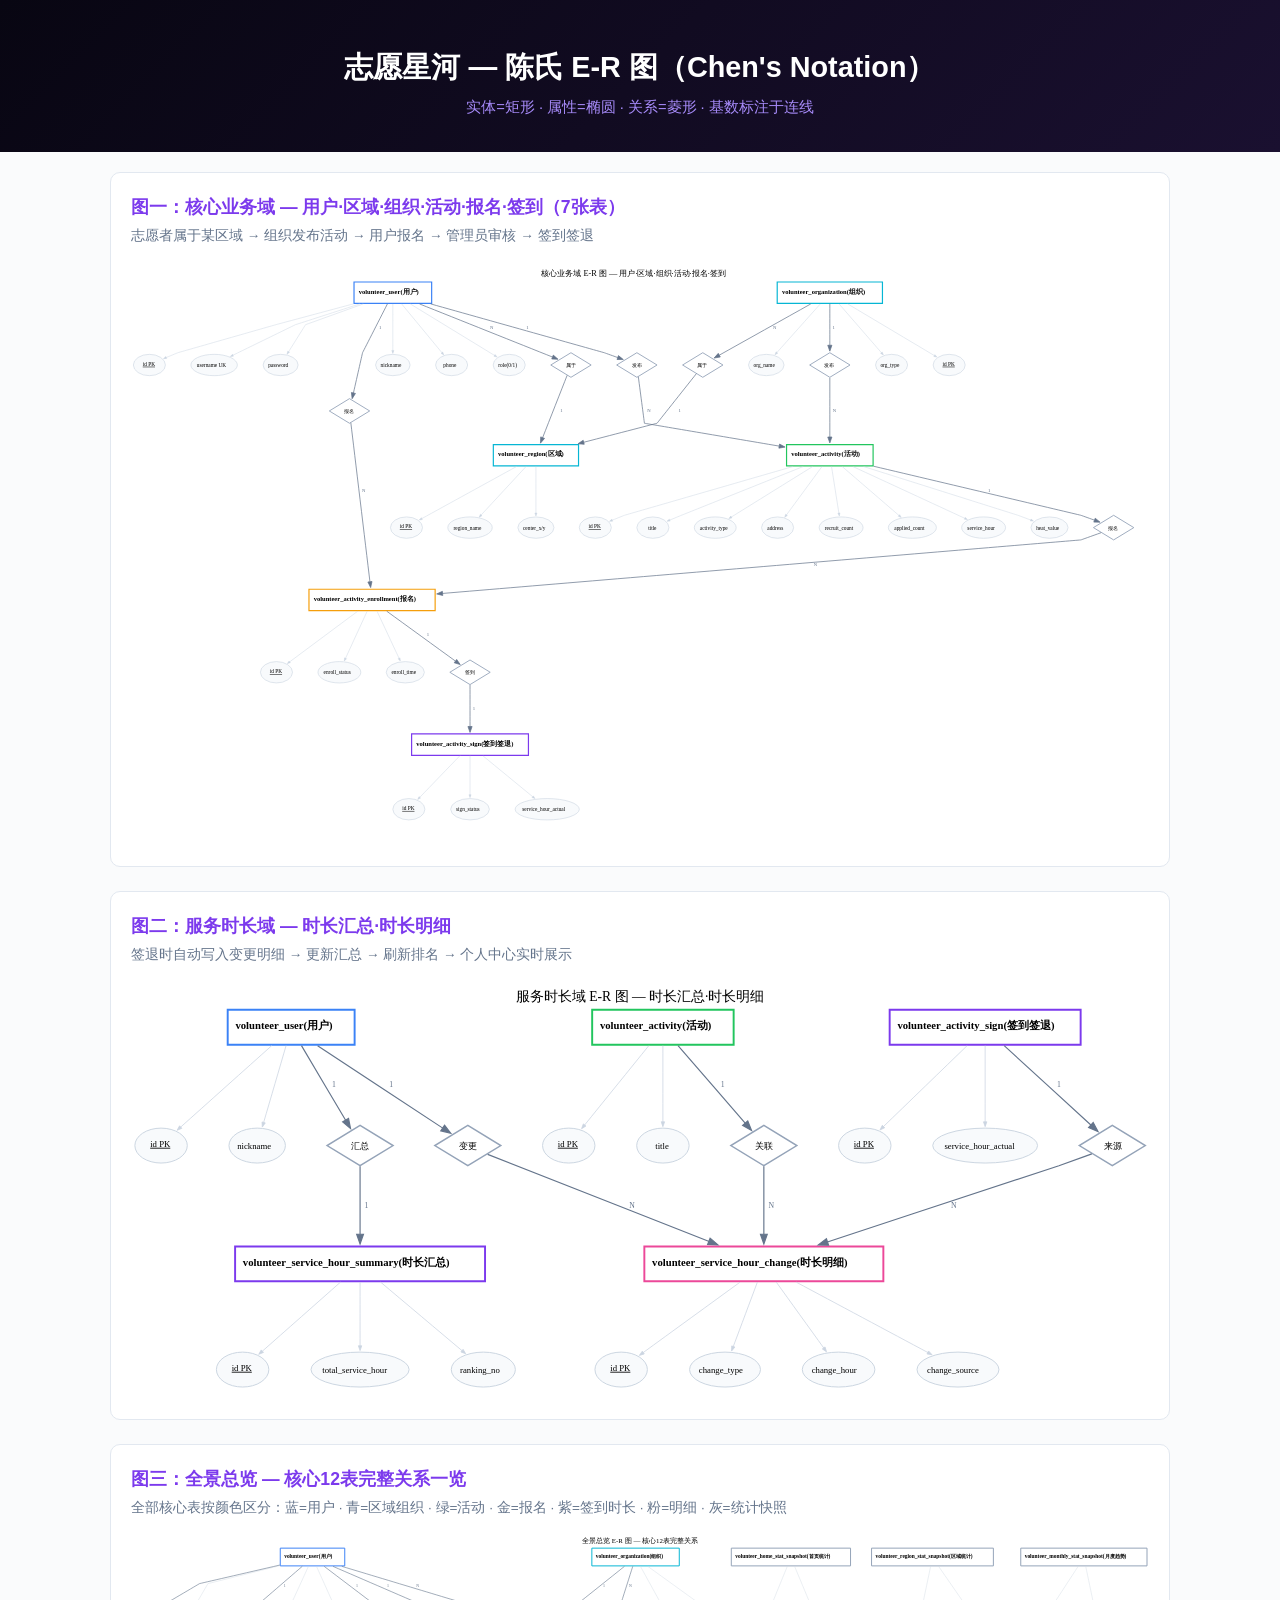
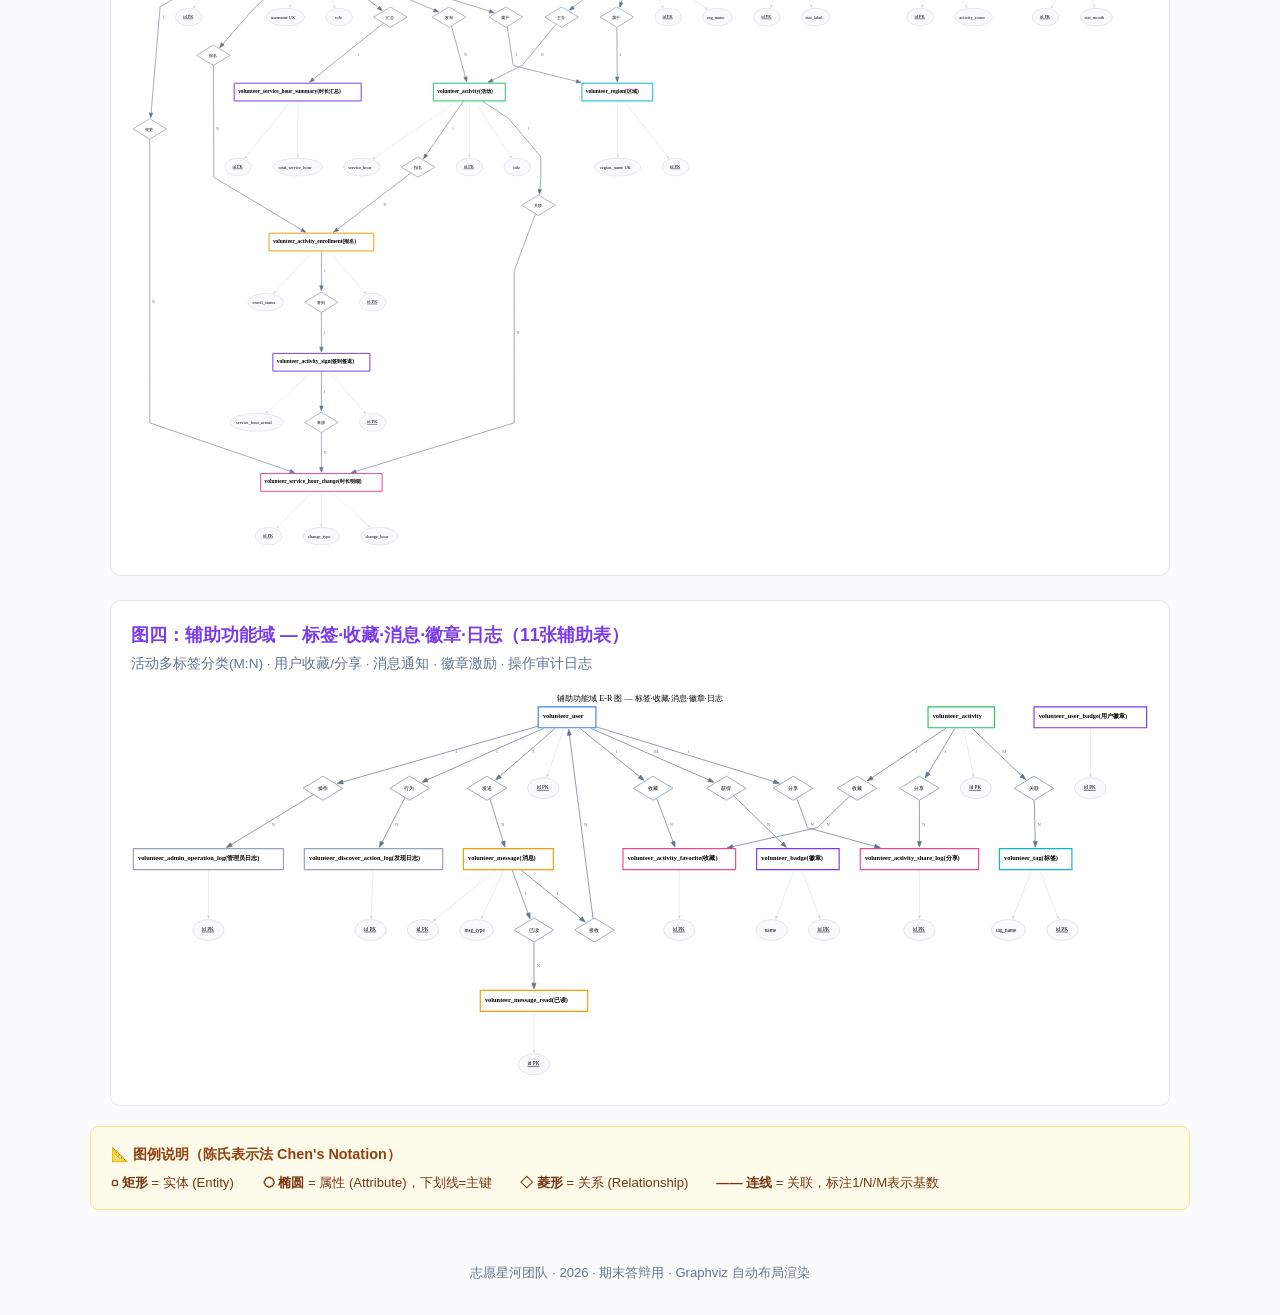
<file: 需求/index.html>
<!DOCTYPE html>
<html lang="zh-CN">
<head>
<meta charset="UTF-8">
<meta name="viewport" content="width=device-width, initial-scale=1.0">
<title>志愿星河 — 陈氏 E-R 图</title>
<style>
:root{--bg:#FAFBFC;--ink:#1E293B;--muted:#64748B;--accent:#7C3AED;--rule:#E2E8F0}
*{box-sizing:border-box;margin:0;padding:0}
body{font-family:-apple-system,BlinkMacSystemFont,'PingFang SC','Microsoft YaHei',sans-serif;background:var(--bg);color:var(--ink);line-height:1.6}
header{background:linear-gradient(135deg,#080612,#1A1030);color:#fff;padding:44px 24px 32px;text-align:center}
header h1{font-size:1.8rem;margin-bottom:6px}
header p{color:#A78BFA;font-size:.92rem}
div.cards{max-width:1100px;margin:0 auto;padding:20px;display:flex;flex-direction:column;gap:24px}
figure{background:#fff;border:1px solid var(--rule);border-radius:10px;padding:20px;margin:0}
figure figcaption{font-size:1.1rem;font-weight:700;color:var(--accent);margin-bottom:4px}
figure .sub{font-size:.85rem;color:var(--muted);margin-bottom:14px}
figure img{width:100%;height:auto;border-radius:4px}
.note{background:#FFFBEB;border:1px solid #FDE68A;border-radius:8px;padding:16px 20px;max-width:1100px;margin:0 auto 20px}
.note h3{font-size:.9rem;color:#92400E;margin-bottom:6px}
.note .row{display:flex;gap:28px;flex-wrap:wrap;font-size:.82rem;color:#78350F}
.note span{font-weight:600}
footer{text-align:center;padding:32px;color:var(--muted);font-size:.82rem}
</style>
</head>
<body>
<header>
<h1>志愿星河 — 陈氏 E-R 图（Chen's Notation）</h1>
<p>实体=矩形 · 属性=椭圆 · 关系=菱形 · 基数标注于连线</p>
</header>
<div class="cards">

<figure>
<figcaption>图一：核心业务域 — 用户·区域·组织·活动·报名·签到（7张表）</figcaption>
<div class="sub">志愿者属于某区域 → 组织发布活动 → 用户报名 → 管理员审核 → 签到签退</div>
<img src="01-core.svg" alt="核心业务ER图">
</figure>

<figure>
<figcaption>图二：服务时长域 — 时长汇总·时长明细</figcaption>
<div class="sub">签退时自动写入变更明细 → 更新汇总 → 刷新排名 → 个人中心实时展示</div>
<img src="02-hours.svg" alt="服务时长ER图">
</figure>

<figure>
<figcaption>图三：全景总览 — 核心12表完整关系一览</figcaption>
<div class="sub">全部核心表按颜色区分：蓝=用户 · 青=区域组织 · 绿=活动 · 金=报名 · 紫=签到时长 · 粉=明细 · 灰=统计快照</div>
<img src="03-overview.svg" alt="全景总览ER图">
</figure>

<figure>
<figcaption>图四：辅助功能域 — 标签·收藏·消息·徽章·日志（11张辅助表）</figcaption>
<div class="sub">活动多标签分类(M:N) · 用户收藏/分享 · 消息通知 · 徽章激励 · 操作审计日志</div>
<img src="04-aux.svg" alt="辅助功能ER图">
</figure>

</div>

<div class="note">
<h3>📐 图例说明（陈氏表示法 Chen's Notation）</h3>
<div class="row">
<div><span>▢ 矩形</span> = 实体 (Entity)</div>
<div><span>◯ 椭圆</span> = 属性 (Attribute)，下划线=主键</div>
<div><span>◇ 菱形</span> = 关系 (Relationship)</div>
<div><span>—— 连线</span> = 关联，标注1/N/M表示基数</div>
</div>
</div>

<footer>志愿星河团队 · 2026 · 期末答辩用 · Graphviz 自动布局渲染</footer>
</body>
</html>
</file>
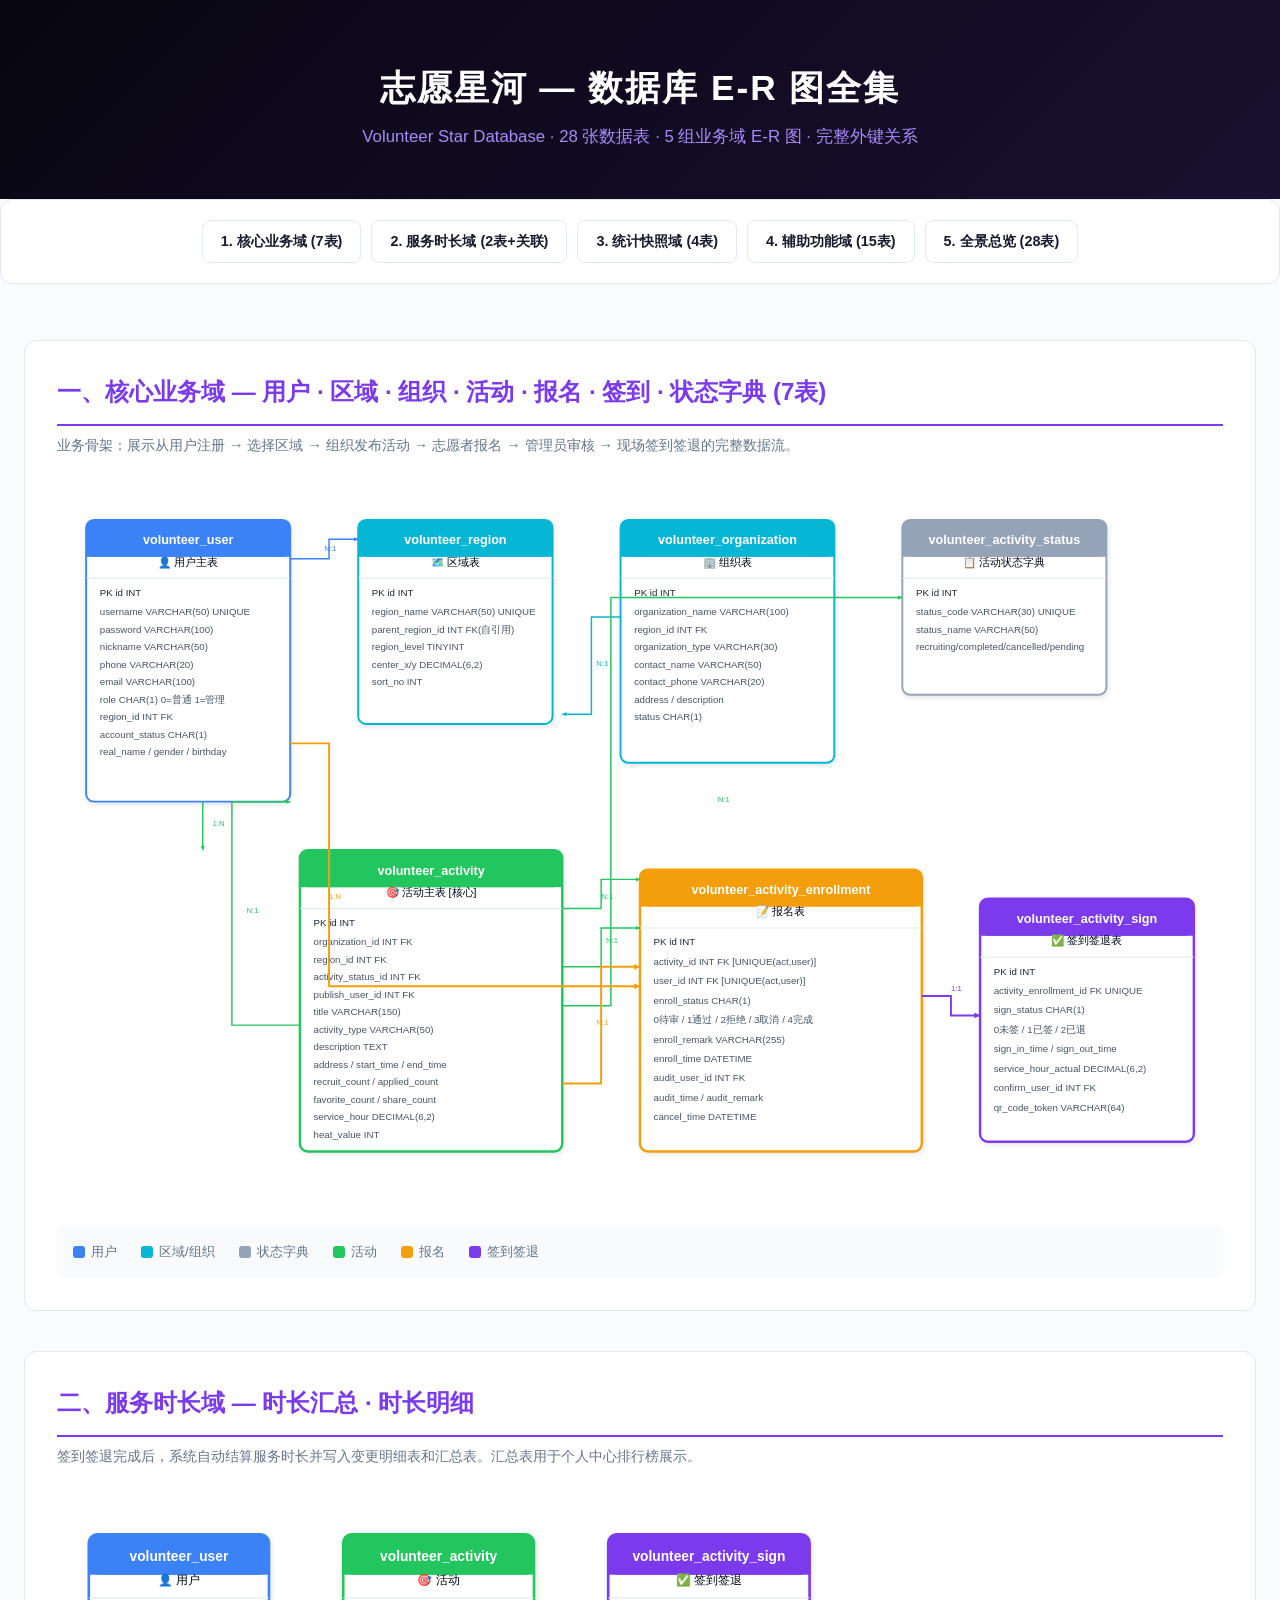
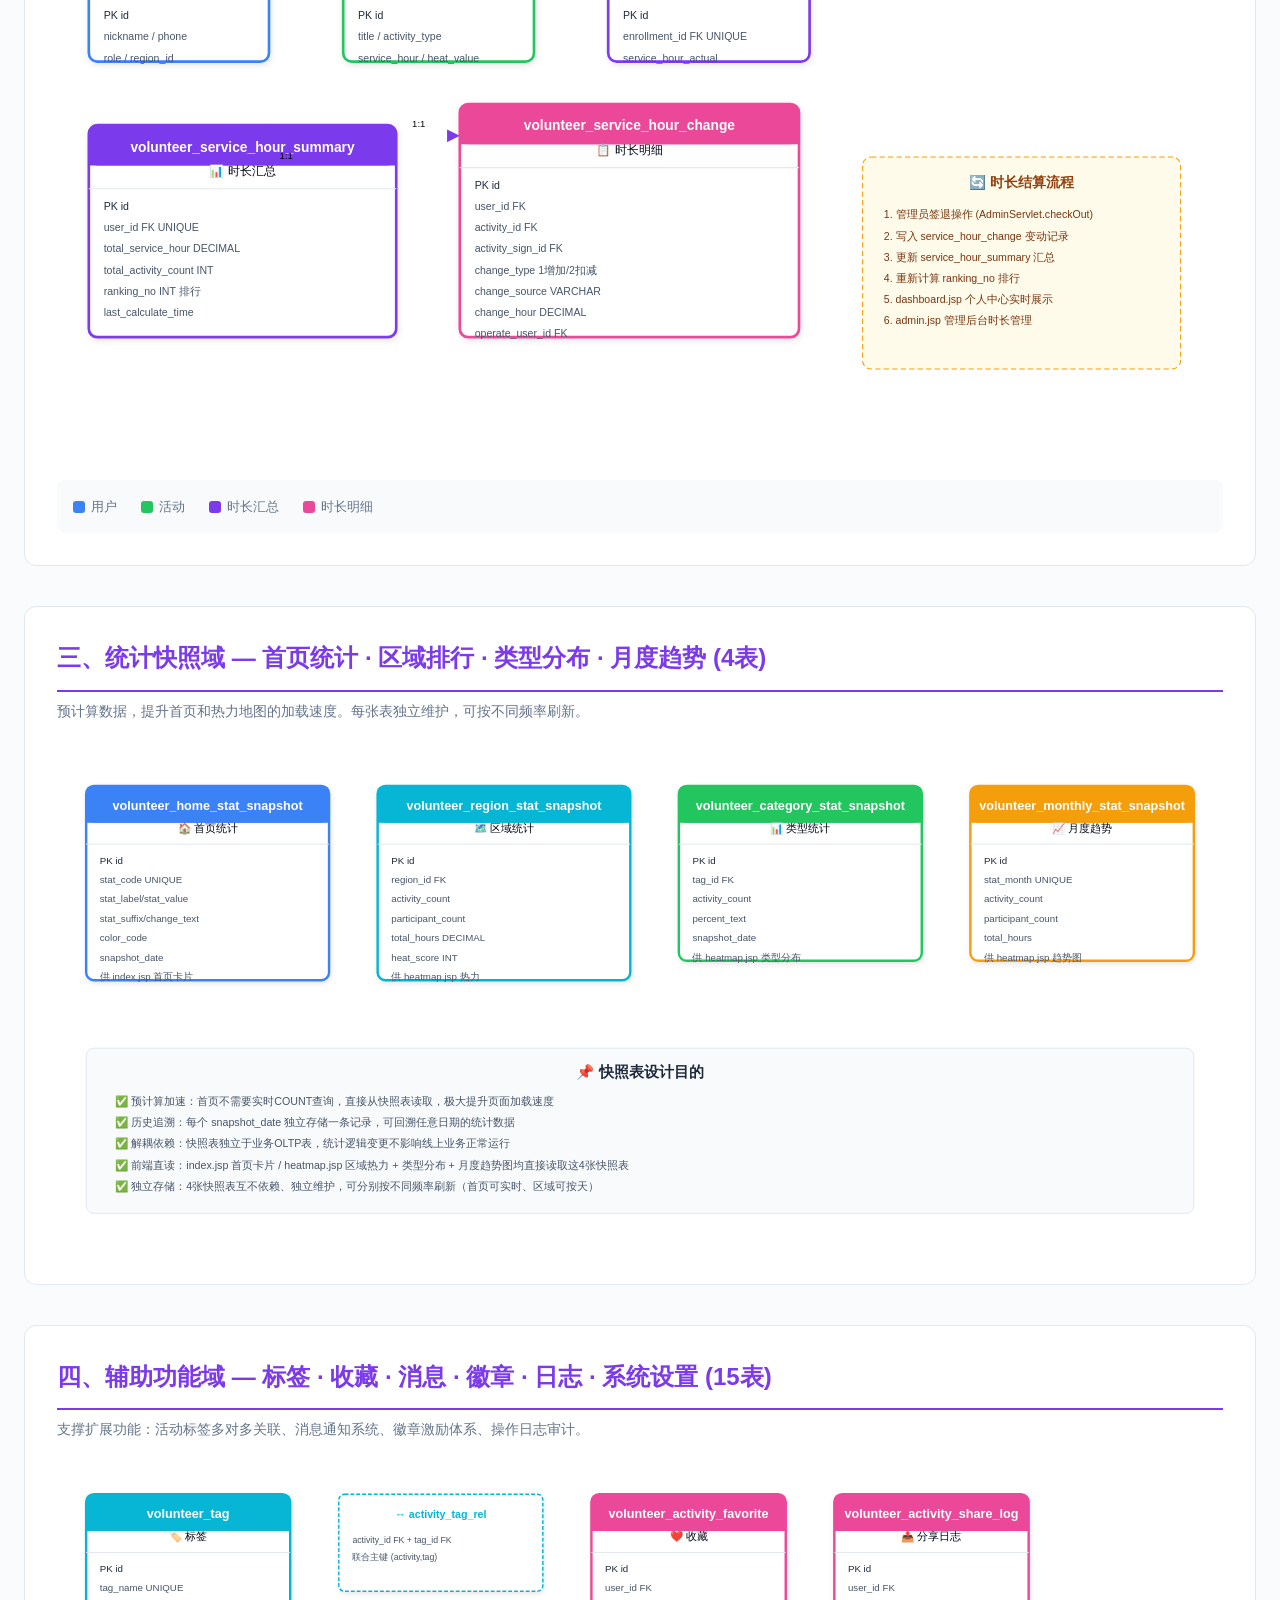
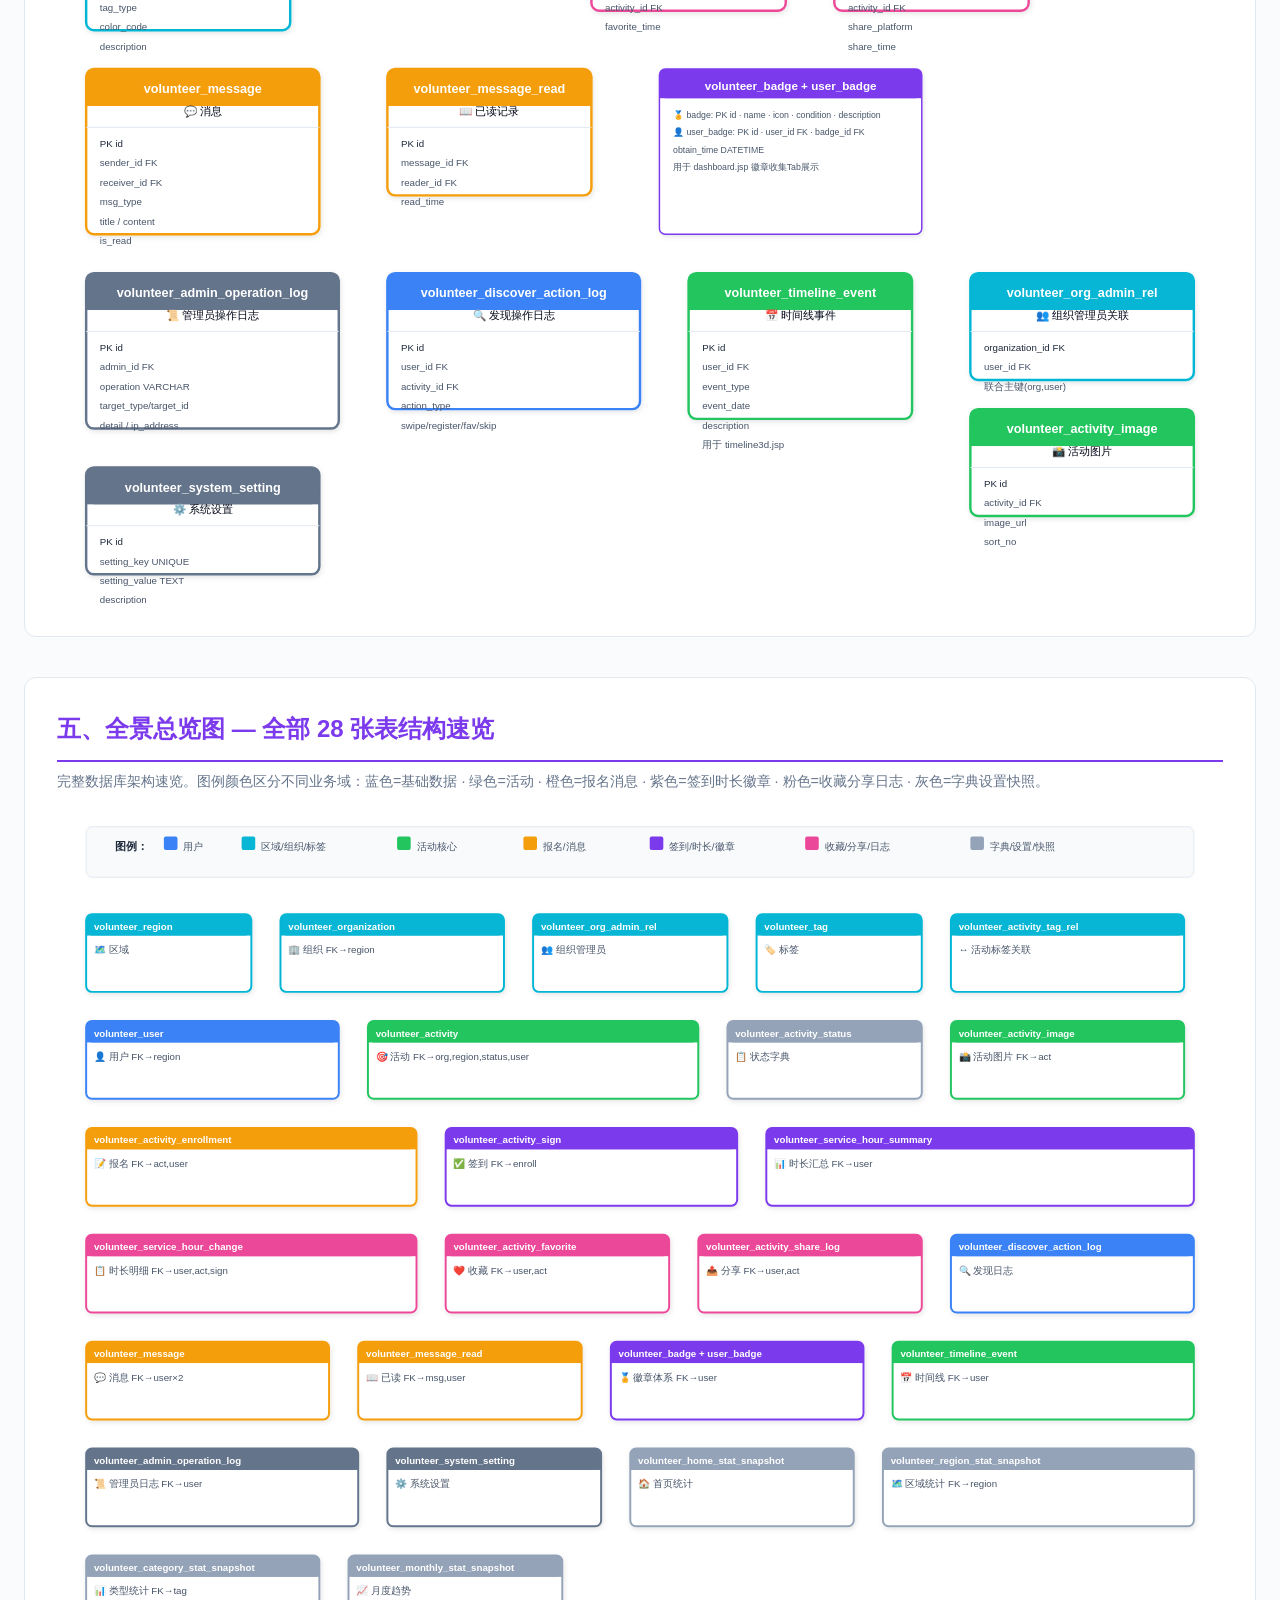
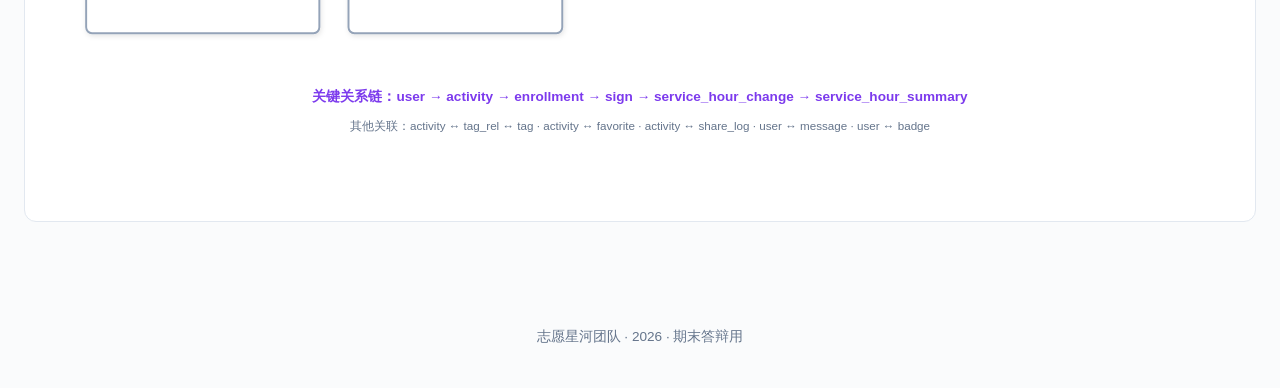
<file: 需求/志愿星河-数据库ER图全集.html>
<!-- Generated by Trae Work -->
<!DOCTYPE html>
<html lang="zh-CN">
<head>
<meta charset="UTF-8">
<meta name="viewport" content="width=device-width, initial-scale=1.0">
<title>志愿星河 — 数据库E-R图全集</title>
<style>
:root {--bg:#FAFBFC;--ink:#1A1A2E;--muted:#64748B;--rule:#E2E8F0;--accent:#7C3AED;--accent2:#22C55E;
       --blue:#3B82F6;--cyan:#06B6D4;--gold:#F59E0B;--pink:#EC4899}
*{box-sizing:border-box;margin:0;padding:0}
body{font-family:-apple-system,BlinkMacSystemFont,'PingFang SC','Microsoft YaHei',sans-serif;background:var(--bg);color:var(--ink);line-height:1.6}
header{background:linear-gradient(135deg,#080612,#1A1030);color:#fff;padding:60px 24px 48px;text-align:center}
header h1{font-size:2.2rem;margin-bottom:8px;letter-spacing:2px}
header p{color:#A78BFA;font-size:1.05rem}
.container{max-width:1300px;margin:0 auto;padding:24px}
nav.toc{background:#fff;border:1px solid var(--rule);border-radius:12px;padding:20px 28px;margin-bottom:32px;display:flex;flex-wrap:wrap;gap:10px;justify-content:center;position:sticky;top:0;z-index:100}
nav.toc a{padding:9px 18px;border-radius:8px;text-decoration:none;color:var(--ink);font-weight:600;font-size:.9rem;transition:all .2s;border:1px solid var(--rule)}
nav.toc a:hover{border-color:var(--accent);color:var(--accent);background:#F8F5FF}
.er-section{background:#fff;border:1px solid var(--rule);border-radius:12px;padding:32px;margin-bottom:40px}
.er-section h2{font-size:1.5rem;color:var(--accent);margin-bottom:8px;padding-bottom:12px;border-bottom:2px solid var(--accent)}
.er-section .subtitle{color:var(--muted);font-size:.9rem;margin-bottom:24px}
svg.er-diagram{width:100%;height:auto;display:block}
.legend{display:flex;gap:24px;flex-wrap:wrap;margin-top:16px;padding:16px;background:#F8FAFC;border-radius:8px}
.legend-item{display:flex;align-items:center;gap:6px;font-size:.82rem;color:var(--muted)}
.legend-dot{width:12px;height:12px;border-radius:3px}
footer{text-align:center;padding:40px;color:var(--muted);font-size:.85rem}
@media(max-width:768px){.container{padding:12px}.er-section{padding:20px}}
</style>
</head>
<body>
<header>
<h1>志愿星河 — 数据库 E-R 图全集</h1>
<p>Volunteer Star Database · 28 张数据表 · 5 组业务域 E-R 图 · 完整外键关系</p>
</header>
<nav class="toc">
<a href="#core">1. 核心业务域 (7表)</a>
<a href="#hours">2. 服务时长域 (2表+关联)</a>
<a href="#stats">3. 统计快照域 (4表)</a>
<a href="#aux">4. 辅助功能域 (15表)</a>
<a href="#overview">5. 全景总览 (28表)</a>
</nav>
<div class="container">

<section class="er-section" id="core">
<h2>一、核心业务域 — 用户 · 区域 · 组织 · 活动 · 报名 · 签到 · 状态字典 (7表)</h2>
<p class="subtitle">业务骨架：展示从用户注册 → 选择区域 → 组织发布活动 → 志愿者报名 → 管理员审核 → 现场签到签退的完整数据流。</p>
<svg class="er-diagram" viewBox="0 0 1200 750">
<defs>
<filter id="s1"><feDropShadow dx="1" dy="2" stdDeviation="3" flood-opacity="0.1"/></filter>
<marker id="a-b" viewBox="0 0 10 10" refX="10" refY="5" markerW="6" markerH="6" orient="auto"><path d="M0,0L10,5L0,10" fill="#3B82F6"/></marker>
<marker id="a-g" viewBox="0 0 10 10" refX="10" refY="5" markerW="6" markerH="6" orient="auto"><path d="M0,0L10,5L0,10" fill="#22C55E"/></marker>
<marker id="a-o" viewBox="0 0 10 10" refX="10" refY="5" markerW="6" markerH="6" orient="auto"><path d="M0,0L10,5L0,10" fill="#F59E0B"/></marker>
<marker id="a-c" viewBox="0 0 10 10" refX="10" refY="5" markerW="6" markerH="6" orient="auto"><path d="M0,0L10,5L0,10" fill="#06B6D4"/></marker>
<marker id="a-pu" viewBox="0 0 10 10" refX="10" refY="5" markerW="6" markerH="6" orient="auto"><path d="M0,0L10,5L0,10" fill="#7C3AED"/></marker>
</defs>

<!-- volunteer_user -->
<rect x="30" y="40" width="210" height="290" rx="8" fill="#fff" stroke="#3B82F6" stroke-width="2" filter="url(#s1)"/>
<rect x="30" y="40" width="210" height="38" rx="8" fill="#3B82F6"/><rect x="30" y="60" width="210" height="18" fill="#3B82F6"/>
<text x="135" y="65" text-anchor="middle" fill="#fff" font-size="13" font-weight="700">volunteer_user</text>
<text x="135" y="87" text-anchor="middle" fill="#020617" font-size="11">👤 用户主表</text>
<line x1="30" y1="100" x2="240" y2="100" stroke="#E2E8F0"/>
<text x="44" y="118" fill="#1E293B" font-size="10">PK id  INT</text>
<text x="44" y="138" fill="#475569" font-size="10">username  VARCHAR(50) UNIQUE</text>
<text x="44" y="156" fill="#475569" font-size="10">password  VARCHAR(100)</text>
<text x="44" y="174" fill="#475569" font-size="10">nickname  VARCHAR(50)</text>
<text x="44" y="192" fill="#475569" font-size="10">phone  VARCHAR(20)</text>
<text x="44" y="210" fill="#475569" font-size="10">email  VARCHAR(100)</text>
<text x="44" y="228" fill="#475569" font-size="10">role  CHAR(1)  0=普通 1=管理</text>
<text x="44" y="246" fill="#475569" font-size="10">region_id  INT FK</text>
<text x="44" y="264" fill="#475569" font-size="10">account_status  CHAR(1)</text>
<text x="44" y="282" fill="#475569" font-size="10">real_name / gender / birthday</text>

<!-- region -->
<rect x="310" y="40" width="200" height="210" rx="8" fill="#fff" stroke="#06B6D4" stroke-width="2" filter="url(#s1)"/>
<rect x="310" y="40" width="200" height="38" rx="8" fill="#06B6D4"/><rect x="310" y="60" width="200" height="18" fill="#06B6D4"/>
<text x="410" y="65" text-anchor="middle" fill="#fff" font-size="13" font-weight="700">volunteer_region</text>
<text x="410" y="87" text-anchor="middle" fill="#020617" font-size="11">🗺️ 区域表</text>
<line x1="310" y1="100" x2="510" y2="100" stroke="#E2E8F0"/>
<text x="324" y="118" fill="#1E293B" font-size="10">PK id  INT</text>
<text x="324" y="138" fill="#475569" font-size="10">region_name  VARCHAR(50) UNIQUE</text>
<text x="324" y="156" fill="#475569" font-size="10">parent_region_id  INT FK(自引用)</text>
<text x="324" y="174" fill="#475569" font-size="10">region_level  TINYINT</text>
<text x="324" y="192" fill="#475569" font-size="10">center_x/y  DECIMAL(6,2)</text>
<text x="324" y="210" fill="#475569" font-size="10">sort_no  INT</text>

<!-- organization -->
<rect x="580" y="40" width="220" height="250" rx="8" fill="#fff" stroke="#06B6D4" stroke-width="2" filter="url(#s1)"/>
<rect x="580" y="40" width="220" height="38" rx="8" fill="#06B6D4"/><rect x="580" y="60" width="220" height="18" fill="#06B6D4"/>
<text x="690" y="65" text-anchor="middle" fill="#fff" font-size="13" font-weight="700">volunteer_organization</text>
<text x="690" y="87" text-anchor="middle" fill="#020617" font-size="11">🏢 组织表</text>
<line x1="580" y1="100" x2="800" y2="100" stroke="#E2E8F0"/>
<text x="594" y="118" fill="#1E293B" font-size="10">PK id  INT</text>
<text x="594" y="138" fill="#475569" font-size="10">organization_name  VARCHAR(100)</text>
<text x="594" y="156" fill="#475569" font-size="10">region_id  INT FK</text>
<text x="594" y="174" fill="#475569" font-size="10">organization_type  VARCHAR(30)</text>
<text x="594" y="192" fill="#475569" font-size="10">contact_name  VARCHAR(50)</text>
<text x="594" y="210" fill="#475569" font-size="10">contact_phone  VARCHAR(20)</text>
<text x="594" y="228" fill="#475569" font-size="10">address / description</text>
<text x="594" y="246" fill="#475569" font-size="10">status  CHAR(1)</text>

<!-- activity_status -->
<rect x="870" y="40" width="210" height="180" rx="8" fill="#fff" stroke="#94A3B8" stroke-width="2" filter="url(#s1)"/>
<rect x="870" y="40" width="210" height="38" rx="8" fill="#94A3B8"/><rect x="870" y="60" width="210" height="18" fill="#94A3B8"/>
<text x="975" y="65" text-anchor="middle" fill="#fff" font-size="13" font-weight="700">volunteer_activity_status</text>
<text x="975" y="87" text-anchor="middle" fill="#020617" font-size="11">📋 活动状态字典</text>
<line x1="870" y1="100" x2="1080" y2="100" stroke="#E2E8F0"/>
<text x="884" y="118" fill="#1E293B" font-size="10">PK id  INT</text>
<text x="884" y="138" fill="#475569" font-size="10">status_code  VARCHAR(30) UNIQUE</text>
<text x="884" y="156" fill="#475569" font-size="10">status_name  VARCHAR(50)</text>
<text x="884" y="174" fill="#475569" font-size="10">recruiting/completed/cancelled/pending</text>

<!-- activity -->
<rect x="250" y="380" width="270" height="310" rx="8" fill="#fff" stroke="#22C55E" stroke-width="2.5" filter="url(#s1)"/>
<rect x="250" y="380" width="270" height="38" rx="8" fill="#22C55E"/><rect x="250" y="400" width="270" height="18" fill="#22C55E"/>
<text x="385" y="405" text-anchor="middle" fill="#fff" font-size="13" font-weight="700">volunteer_activity</text>
<text x="385" y="427" text-anchor="middle" fill="#020617" font-size="11">🎯 活动主表 [核心]</text>
<line x1="250" y1="440" x2="520" y2="440" stroke="#E2E8F0"/>
<text x="264" y="458" fill="#1E293B" font-size="10">PK id  INT</text>
<text x="264" y="478" fill="#475569" font-size="10">organization_id  INT FK</text>
<text x="264" y="496" fill="#475569" font-size="10">region_id  INT FK</text>
<text x="264" y="514" fill="#475569" font-size="10">activity_status_id  INT FK</text>
<text x="264" y="532" fill="#475569" font-size="10">publish_user_id  INT FK</text>
<text x="264" y="550" fill="#475569" font-size="10">title  VARCHAR(150)</text>
<text x="264" y="568" fill="#475569" font-size="10">activity_type  VARCHAR(50)</text>
<text x="264" y="586" fill="#475569" font-size="10">description  TEXT</text>
<text x="264" y="604" fill="#475569" font-size="10">address / start_time / end_time</text>
<text x="264" y="622" fill="#475569" font-size="10">recruit_count / applied_count</text>
<text x="264" y="640" fill="#475569" font-size="10">favorite_count / share_count</text>
<text x="264" y="658" fill="#475569" font-size="10">service_hour  DECIMAL(6,2)</text>
<text x="264" y="676" fill="#475569" font-size="10">heat_value  INT</text>

<!-- enrollment -->
<rect x="600" y="400" width="290" height="290" rx="8" fill="#fff" stroke="#F59E0B" stroke-width="2.5" filter="url(#s1)"/>
<rect x="600" y="400" width="290" height="38" rx="8" fill="#F59E0B"/><rect x="600" y="420" width="290" height="18" fill="#F59E0B"/>
<text x="745" y="425" text-anchor="middle" fill="#fff" font-size="13" font-weight="700">volunteer_activity_enrollment</text>
<text x="745" y="447" text-anchor="middle" fill="#020617" font-size="11">📝 报名表</text>
<line x1="600" y1="460" x2="890" y2="460" stroke="#E2E8F0"/>
<text x="614" y="478" fill="#1E293B" font-size="10">PK id  INT</text>
<text x="614" y="498" fill="#475569" font-size="10">activity_id  INT FK  [UNIQUE(act,user)]</text>
<text x="614" y="518" fill="#475569" font-size="10">user_id  INT FK  [UNIQUE(act,user)]</text>
<text x="614" y="538" fill="#475569" font-size="10">enroll_status  CHAR(1)</text>
<text x="614" y="558" fill="#475569" font-size="10">  0待审 / 1通过 / 2拒绝 / 3取消 / 4完成</text>
<text x="614" y="578" fill="#475569" font-size="10">enroll_remark  VARCHAR(255)</text>
<text x="614" y="598" fill="#475569" font-size="10">enroll_time  DATETIME</text>
<text x="614" y="618" fill="#475569" font-size="10">audit_user_id  INT FK</text>
<text x="614" y="638" fill="#475569" font-size="10">audit_time / audit_remark</text>
<text x="614" y="658" fill="#475569" font-size="10">cancel_time  DATETIME</text>

<!-- sign -->
<rect x="950" y="430" width="220" height="250" rx="8" fill="#fff" stroke="#7C3AED" stroke-width="2.5" filter="url(#s1)"/>
<rect x="950" y="430" width="220" height="38" rx="8" fill="#7C3AED"/><rect x="950" y="450" width="220" height="18" fill="#7C3AED"/>
<text x="1060" y="455" text-anchor="middle" fill="#fff" font-size="13" font-weight="700">volunteer_activity_sign</text>
<text x="1060" y="477" text-anchor="middle" fill="#020617" font-size="11">✅ 签到签退表</text>
<line x1="950" y1="490" x2="1170" y2="490" stroke="#E2E8F0"/>
<text x="964" y="508" fill="#1E293B" font-size="10">PK id  INT</text>
<text x="964" y="528" fill="#475569" font-size="10">activity_enrollment_id  FK UNIQUE</text>
<text x="964" y="548" fill="#475569" font-size="10">sign_status  CHAR(1)</text>
<text x="964" y="568" fill="#475569" font-size="10">  0未签 / 1已签 / 2已退</text>
<text x="964" y="588" fill="#475569" font-size="10">sign_in_time / sign_out_time</text>
<text x="964" y="608" fill="#475569" font-size="10">service_hour_actual  DECIMAL(6,2)</text>
<text x="964" y="628" fill="#475569" font-size="10">confirm_user_id  INT FK</text>
<text x="964" y="648" fill="#475569" font-size="10">qr_code_token  VARCHAR(64)</text>

<!-- ===== LINES ===== -->
<path d="M240,80 L280,80 L280,60 L310,60" stroke="#3B82F6" stroke-width="1.5" fill="none" marker-end="url(#a-b)"/>
<text x="275" y="72" fill="#3B82F6" font-size="8">N:1</text>

<path d="M580,140 L550,140 L550,240 L520,240" stroke="#06B6D4" stroke-width="1.5" fill="none" marker-end="url(#a-c)"/>
<text x="555" y="190" fill="#06B6D4" font-size="8">N:1</text>

<path d="M520,440 L560,440 L560,410 L600,410" stroke="#22C55E" stroke-width="1.5" fill="none" marker-end="url(#a-g)"/>
<text x="560" y="430" fill="#22C55E" font-size="8">N:1</text>

<path d="M520,500 L560,500 L560,460 L600,460" stroke="#22C55E" stroke-width="1.5" fill="none" marker-end="url(#a-g)"/>
<text x="565" y="475" fill="#22C55E" font-size="8">N:1</text>

<path d="M520,540 L570,540 L570,120 L870,120" stroke="#22C55E" stroke-width="1.5" fill="none" marker-end="url(#a-g)"/>
<text x="680" y="330" fill="#22C55E" font-size="8">N:1</text>

<path d="M250,560 L180,560 L180,330 L240,330" stroke="#22C55E" stroke-width="1.5" fill="none" marker-end="url(#a-g)"/>
<text x="195" y="445" fill="#22C55E" font-size="8">N:1</text>

<path d="M520,620 L560,620 L560,500 L600,500" stroke="#F59E0B" stroke-width="2" fill="none" marker-end="url(#a-o)"/>
<text x="555" y="560" fill="#F59E0B" font-size="8">N:1</text>

<path d="M240,270 L280,270 L280,520 L600,520" stroke="#F59E0B" stroke-width="2" fill="none" marker-end="url(#a-o)"/>
<text x="280" y="430" fill="#F59E0B" font-size="8">1:N</text>

<path d="M890,530 L920,530 L920,550 L950,550" stroke="#7C3AED" stroke-width="2" fill="none" marker-end="url(#a-pu)"/>
<text x="920" y="525" fill="#7C3AED" font-size="8">1:1</text>

<path d="M150,330 L150,380" stroke="#22C55E" stroke-width="1.5" fill="none" marker-end="url(#a-g)"/>
<text x="160" y="355" fill="#22C55E" font-size="8">1:N</text>
</svg>
<div class="legend">
<div class="legend-item"><span class="legend-dot" style="background:#3B82F6"></span>用户</div>
<div class="legend-item"><span class="legend-dot" style="background:#06B6D4"></span>区域/组织</div>
<div class="legend-item"><span class="legend-dot" style="background:#94A3B8"></span>状态字典</div>
<div class="legend-item"><span class="legend-dot" style="background:#22C55E"></span>活动</div>
<div class="legend-item"><span class="legend-dot" style="background:#F59E0B"></span>报名</div>
<div class="legend-item"><span class="legend-dot" style="background:#7C3AED"></span>签到签退</div>
</div>
</section>

<section class="er-section" id="hours">
<h2>二、服务时长域 — 时长汇总 · 时长明细</h2>
<p class="subtitle">签到签退完成后，系统自动结算服务时长并写入变更明细表和汇总表。汇总表用于个人中心排行榜展示。</p>
<svg class="er-diagram" viewBox="0 0 1100 540">
<defs><filter id="sh"><feDropShadow dx="1" dy="2" stdDeviation="3" flood-opacity="0.1"/></filter>
<marker id="ap" viewBox="0 0 10 10" refX="10" refY="5" markerWidth="6" markerHeight="6" orient="auto"><path d="M0,0L10,5L0,10" fill="#7C3AED"/></marker>
<marker id="apk" viewBox="0 0 10 10" refX="10" refY="5" markerWidth="6" markerHeight="6" orient="auto"><path d="M0,0L10,5L0,10" fill="#EC4899"/></marker>
<marker id="abo" viewBox="0 0 10 10" refX="10" refY="5" markerWidth="6" markerHeight="6" orient="auto"><path d="M0,0L10,5L0,10" fill="#F59E0B"/></marker>

</defs>
<rect x="30" y="40" width="170" height="120" rx="8" fill="#fff" stroke="#3B82F6" stroke-width="2.5" filter="url(#sh)"/>
<rect x="30" y="40" width="170" height="38" rx="8" fill="#3B82F6"/>
<rect x="30" y="60" width="170" height="18" fill="#3B82F6"/>
<text x="115" y="65" text-anchor="middle" fill="#fff" font-size="13" font-weight="700">volunteer_user</text>
<text x="115" y="87" text-anchor="middle" fill="#020617" font-size="11">👤 用户</text>
<line x1="30" y1="100" x2="200" y2="100" stroke="#E2E8F0"/>
<text x="44" y="120" fill="#1E293B" font-size="10">PK id</text>
<text x="44" y="140" fill="#475569" font-size="10">nickname / phone</text>
<text x="44" y="160" fill="#475569" font-size="10">role / region_id</text>
<rect x="270" y="40" width="180" height="120" rx="8" fill="#fff" stroke="#22C55E" stroke-width="2.5" filter="url(#sh)"/>
<rect x="270" y="40" width="180" height="38" rx="8" fill="#22C55E"/>
<rect x="270" y="60" width="180" height="18" fill="#22C55E"/>
<text x="360" y="65" text-anchor="middle" fill="#fff" font-size="13" font-weight="700">volunteer_activity</text>
<text x="360" y="87" text-anchor="middle" fill="#020617" font-size="11">🎯 活动</text>
<line x1="270" y1="100" x2="450" y2="100" stroke="#E2E8F0"/>
<text x="284" y="120" fill="#1E293B" font-size="10">PK id</text>
<text x="284" y="140" fill="#475569" font-size="10">title / activity_type</text>
<text x="284" y="160" fill="#475569" font-size="10">service_hour / heat_value</text>
<rect x="520" y="40" width="190" height="120" rx="8" fill="#fff" stroke="#7C3AED" stroke-width="2.5" filter="url(#sh)"/>
<rect x="520" y="40" width="190" height="38" rx="8" fill="#7C3AED"/>
<rect x="520" y="60" width="190" height="18" fill="#7C3AED"/>
<text x="615" y="65" text-anchor="middle" fill="#fff" font-size="13" font-weight="700">volunteer_activity_sign</text>
<text x="615" y="87" text-anchor="middle" fill="#020617" font-size="11">✅ 签到签退</text>
<line x1="520" y1="100" x2="710" y2="100" stroke="#E2E8F0"/>
<text x="534" y="120" fill="#1E293B" font-size="10">PK id</text>
<text x="534" y="140" fill="#475569" font-size="10">enrollment_id FK UNIQUE</text>
<text x="534" y="160" fill="#475569" font-size="10">service_hour_actual</text>
<rect x="30" y="220" width="290" height="200" rx="8" fill="#fff" stroke="#7C3AED" stroke-width="2.5" filter="url(#sh)"/>
<rect x="30" y="220" width="290" height="38" rx="8" fill="#7C3AED"/>
<rect x="30" y="240" width="290" height="18" fill="#7C3AED"/>
<text x="175" y="245" text-anchor="middle" fill="#fff" font-size="13" font-weight="700">volunteer_service_hour_summary</text>
<text x="175" y="267" text-anchor="middle" fill="#020617" font-size="11">📊 时长汇总</text>
<line x1="30" y1="280" x2="320" y2="280" stroke="#E2E8F0"/>
<text x="44" y="300" fill="#1E293B" font-size="10">PK id</text>
<text x="44" y="320" fill="#475569" font-size="10">user_id FK UNIQUE</text>
<text x="44" y="340" fill="#475569" font-size="10">total_service_hour DECIMAL</text>
<text x="44" y="360" fill="#475569" font-size="10">total_activity_count INT</text>
<text x="44" y="380" fill="#475569" font-size="10">ranking_no INT 排行</text>
<text x="44" y="400" fill="#475569" font-size="10">last_calculate_time</text>
<rect x="380" y="200" width="320" height="220" rx="8" fill="#fff" stroke="#EC4899" stroke-width="2.5" filter="url(#sh)"/>
<rect x="380" y="200" width="320" height="38" rx="8" fill="#EC4899"/>
<rect x="380" y="220" width="320" height="18" fill="#EC4899"/>
<text x="540" y="225" text-anchor="middle" fill="#fff" font-size="13" font-weight="700">volunteer_service_hour_change</text>
<text x="540" y="247" text-anchor="middle" fill="#020617" font-size="11">📋 时长明细</text>
<line x1="380" y1="260" x2="700" y2="260" stroke="#E2E8F0"/>
<text x="394" y="280" fill="#1E293B" font-size="10">PK id</text>
<text x="394" y="300" fill="#475569" font-size="10">user_id FK</text>
<text x="394" y="320" fill="#475569" font-size="10">activity_id FK</text>
<text x="394" y="340" fill="#475569" font-size="10">activity_sign_id FK</text>
<text x="394" y="360" fill="#475569" font-size="10">change_type 1增加/2扣减</text>
<text x="394" y="380" fill="#475569" font-size="10">change_source VARCHAR</text>
<text x="394" y="400" fill="#475569" font-size="10">change_hour DECIMAL</text>
<text x="394" y="420" fill="#475569" font-size="10">operate_user_id FK</text>
<rect x="760" y="250" width="300" height="200" rx="8" fill="#FFFBEB" stroke="#F59E0B" stroke-width="1" stroke-dasharray="5,3"/>
<text x="910" y="278" text-anchor="middle" fill="#92400E" font-size="13" font-weight="700">🔄 时长结算流程</text>
<text x="780" y="308" fill="#78350F" font-size="10">  1. 管理员签退操作 (AdminServlet.checkOut)</text>
<text x="780" y="328" fill="#78350F" font-size="10">  2. 写入 service_hour_change 变动记录</text>
<text x="780" y="348" fill="#78350F" font-size="10">  3. 更新 service_hour_summary 汇总</text>
<text x="780" y="368" fill="#78350F" font-size="10">  4. 重新计算 ranking_no 排行</text>
<text x="780" y="388" fill="#78350F" font-size="10">  5. dashboard.jsp 个人中心实时展示</text>
<text x="780" y="408" fill="#78350F" font-size="10">  6. admin.jsp 管理后台时长管理</text><path d="M290,230 L380,230" stroke-width="2" fill="none" marker-end="url(#ap)"/>
<text x="335" y="222" font-size="9">1:1</text>
<path d="M200,280 L200,220" stroke-width="2" fill="none" marker-end="url(#ap)"/>
<text x="210" y="252" font-size="9">1:1</text>
<path d="M200,300 L360,300" stroke-width="2" fill="none" marker-end="url(#360)"/>
<text x="apk" y="1:N" font-size="9">270</text>
<path d="M380,270 L310,270" stroke-width="2" fill="none" marker-end="url(#310)"/>
<text x="apk" y="N:1" font-size="9">260</text>
<path d="M710,270 L700,270" stroke-width="2" fill="none" marker-end="url(#680)"/>
<text x="apk" y="N:1" font-size="9">220</text>
</svg>
<div class="legend">
<div class="legend-item"><span class="legend-dot" style="background:#3B82F6"></span>用户</div>
<div class="legend-item"><span class="legend-dot" style="background:#22C55E"></span>活动</div>
<div class="legend-item"><span class="legend-dot" style="background:#7C3AED"></span>时长汇总</div>
<div class="legend-item"><span class="legend-dot" style="background:#EC4899"></span>时长明细</div>
</div>
</section>

<section class="er-section" id="stats">
<h2>三、统计快照域 — 首页统计 · 区域排行 · 类型分布 · 月度趋势 (4表)</h2>
<p class="subtitle">预计算数据，提升首页和热力地图的加载速度。每张表独立维护，可按不同频率刷新。</p>
<svg class="er-diagram" viewBox="0 0 1200 520">
<defs><filter id="sh"><feDropShadow dx="1" dy="2" stdDeviation="3" flood-opacity="0.1"/></filter></defs>
<rect x="30" y="40" width="250" height="200" rx="8" fill="#fff" stroke="#3B82F6" stroke-width="2.5" filter="url(#sh)"/>
<rect x="30" y="40" width="250" height="38" rx="8" fill="#3B82F6"/>
<rect x="30" y="60" width="250" height="18" fill="#3B82F6"/>
<text x="155" y="65" text-anchor="middle" fill="#fff" font-size="13" font-weight="700">volunteer_home_stat_snapshot</text>
<text x="155" y="87" text-anchor="middle" fill="#020617" font-size="11">🏠 首页统计</text>
<line x1="30" y1="100" x2="280" y2="100" stroke="#E2E8F0"/>
<text x="44" y="120" fill="#1E293B" font-size="10">PK id</text>
<text x="44" y="140" fill="#475569" font-size="10">stat_code UNIQUE</text>
<text x="44" y="160" fill="#475569" font-size="10">stat_label/stat_value</text>
<text x="44" y="180" fill="#475569" font-size="10">stat_suffix/change_text</text>
<text x="44" y="200" fill="#475569" font-size="10">color_code</text>
<text x="44" y="220" fill="#475569" font-size="10">snapshot_date</text>
<text x="44" y="240" fill="#475569" font-size="10">供 index.jsp 首页卡片</text>
<rect x="330" y="40" width="260" height="200" rx="8" fill="#fff" stroke="#06B6D4" stroke-width="2.5" filter="url(#sh)"/>
<rect x="330" y="40" width="260" height="38" rx="8" fill="#06B6D4"/>
<rect x="330" y="60" width="260" height="18" fill="#06B6D4"/>
<text x="460" y="65" text-anchor="middle" fill="#fff" font-size="13" font-weight="700">volunteer_region_stat_snapshot</text>
<text x="460" y="87" text-anchor="middle" fill="#020617" font-size="11">🗺️ 区域统计</text>
<line x1="330" y1="100" x2="590" y2="100" stroke="#E2E8F0"/>
<text x="344" y="120" fill="#1E293B" font-size="10">PK id</text>
<text x="344" y="140" fill="#475569" font-size="10">region_id FK</text>
<text x="344" y="160" fill="#475569" font-size="10">activity_count</text>
<text x="344" y="180" fill="#475569" font-size="10">participant_count</text>
<text x="344" y="200" fill="#475569" font-size="10">total_hours DECIMAL</text>
<text x="344" y="220" fill="#475569" font-size="10">heat_score INT</text>
<text x="344" y="240" fill="#475569" font-size="10">供 heatmap.jsp 热力</text>
<rect x="640" y="40" width="250" height="180" rx="8" fill="#fff" stroke="#22C55E" stroke-width="2.5" filter="url(#sh)"/>
<rect x="640" y="40" width="250" height="38" rx="8" fill="#22C55E"/>
<rect x="640" y="60" width="250" height="18" fill="#22C55E"/>
<text x="765" y="65" text-anchor="middle" fill="#fff" font-size="13" font-weight="700">volunteer_category_stat_snapshot</text>
<text x="765" y="87" text-anchor="middle" fill="#020617" font-size="11">📊 类型统计</text>
<line x1="640" y1="100" x2="890" y2="100" stroke="#E2E8F0"/>
<text x="654" y="120" fill="#1E293B" font-size="10">PK id</text>
<text x="654" y="140" fill="#475569" font-size="10">tag_id FK</text>
<text x="654" y="160" fill="#475569" font-size="10">activity_count</text>
<text x="654" y="180" fill="#475569" font-size="10">percent_text</text>
<text x="654" y="200" fill="#475569" font-size="10">snapshot_date</text>
<text x="654" y="220" fill="#475569" font-size="10">供 heatmap.jsp 类型分布</text>
<rect x="940" y="40" width="230" height="180" rx="8" fill="#fff" stroke="#F59E0B" stroke-width="2.5" filter="url(#sh)"/>
<rect x="940" y="40" width="230" height="38" rx="8" fill="#F59E0B"/>
<rect x="940" y="60" width="230" height="18" fill="#F59E0B"/>
<text x="1055" y="65" text-anchor="middle" fill="#fff" font-size="13" font-weight="700">volunteer_monthly_stat_snapshot</text>
<text x="1055" y="87" text-anchor="middle" fill="#020617" font-size="11">📈 月度趋势</text>
<line x1="940" y1="100" x2="1170" y2="100" stroke="#E2E8F0"/>
<text x="954" y="120" fill="#1E293B" font-size="10">PK id</text>
<text x="954" y="140" fill="#475569" font-size="10">stat_month UNIQUE</text>
<text x="954" y="160" fill="#475569" font-size="10">activity_count</text>
<text x="954" y="180" fill="#475569" font-size="10">participant_count</text>
<text x="954" y="200" fill="#475569" font-size="10">total_hours</text>
<text x="954" y="220" fill="#475569" font-size="10">供 heatmap.jsp 趋势图</text>
<rect x="30" y="310" width="1140" height="170" rx="8" fill="#F8FAFC" stroke="#E2E8F0"/>
<text x="600" y="340" text-anchor="middle" fill="#1E293B" font-size="15" font-weight="700">📌 快照表设计目的</text>
<text x="60" y="368" fill="#475569" font-size="11">✅ 预计算加速：首页不需要实时COUNT查询，直接从快照表读取，极大提升页面加载速度</text>
<text x="60" y="390" fill="#475569" font-size="11">✅ 历史追溯：每个 snapshot_date 独立存储一条记录，可回溯任意日期的统计数据</text>
<text x="60" y="412" fill="#475569" font-size="11">✅ 解耦依赖：快照表独立于业务OLTP表，统计逻辑变更不影响线上业务正常运行</text>
<text x="60" y="434" fill="#475569" font-size="11">✅ 前端直读：index.jsp 首页卡片 / heatmap.jsp 区域热力 + 类型分布 + 月度趋势图均直接读取这4张快照表</text>
<text x="60" y="456" fill="#475569" font-size="11">✅ 独立存储：4张快照表互不依赖、独立维护，可分别按不同频率刷新（首页可实时、区域可按天）</text></svg>
</section>

<section class="er-section" id="aux">
<h2>四、辅助功能域 — 标签 · 收藏 · 消息 · 徽章 · 日志 · 系统设置 (15表)</h2>
<p class="subtitle">支撑扩展功能：活动标签多对多关联、消息通知系统、徽章激励体系、操作日志审计。</p>
<svg class="er-diagram" viewBox="0 0 1200 760">
<defs><filter id="sh"><feDropShadow dx="1" dy="2" stdDeviation="2" flood-opacity="0.08"/></filter></defs>
<rect x="30" y="30" width="210" height="140" rx="8" fill="#fff" stroke="#06B6D4" stroke-width="2.5" filter="url(#sh)"/>
<rect x="30" y="30" width="210" height="38" rx="8" fill="#06B6D4"/>
<rect x="30" y="50" width="210" height="18" fill="#06B6D4"/>
<text x="135" y="55" text-anchor="middle" fill="#fff" font-size="13" font-weight="700">volunteer_tag</text>
<text x="135" y="77" text-anchor="middle" fill="#020617" font-size="11">🏷️ 标签</text>
<line x1="30" y1="90" x2="240" y2="90" stroke="#E2E8F0"/>
<text x="44" y="110" fill="#1E293B" font-size="10">PK id</text>
<text x="44" y="130" fill="#475569" font-size="10">tag_name UNIQUE</text>
<text x="44" y="150" fill="#475569" font-size="10">tag_type</text>
<text x="44" y="170" fill="#475569" font-size="10">color_code</text>
<text x="44" y="190" fill="#475569" font-size="10">description</text>
<rect x="290" y="30" width="210" height="100" rx="6" fill="#fff" stroke="#06B6D4" stroke-width="1.5" stroke-dasharray="4,2" filter="url(#sh)"/>
<text x="395" y="55" text-anchor="middle" fill="#06B6D4" font-size="11" font-weight="700">↔ activity_tag_rel</text>
<text x="304" y="80" fill="#475569" font-size="9">activity_id FK + tag_id FK</text>
<text x="304" y="98" fill="#475569" font-size="9">联合主键 (activity,tag)</text><rect x="550" y="30" width="200" height="120" rx="8" fill="#fff" stroke="#EC4899" stroke-width="2.5" filter="url(#sh)"/>
<rect x="550" y="30" width="200" height="38" rx="8" fill="#EC4899"/>
<rect x="550" y="50" width="200" height="18" fill="#EC4899"/>
<text x="650" y="55" text-anchor="middle" fill="#fff" font-size="13" font-weight="700">volunteer_activity_favorite</text>
<text x="650" y="77" text-anchor="middle" fill="#020617" font-size="11">❤️ 收藏</text>
<line x1="550" y1="90" x2="750" y2="90" stroke="#E2E8F0"/>
<text x="564" y="110" fill="#1E293B" font-size="10">PK id</text>
<text x="564" y="130" fill="#475569" font-size="10">user_id FK</text>
<text x="564" y="150" fill="#475569" font-size="10">activity_id FK</text>
<text x="564" y="170" fill="#475569" font-size="10">favorite_time</text>
<rect x="800" y="30" width="200" height="120" rx="8" fill="#fff" stroke="#EC4899" stroke-width="2.5" filter="url(#sh)"/>
<rect x="800" y="30" width="200" height="38" rx="8" fill="#EC4899"/>
<rect x="800" y="50" width="200" height="18" fill="#EC4899"/>
<text x="900" y="55" text-anchor="middle" fill="#fff" font-size="13" font-weight="700">volunteer_activity_share_log</text>
<text x="900" y="77" text-anchor="middle" fill="#020617" font-size="11">📤 分享日志</text>
<line x1="800" y1="90" x2="1000" y2="90" stroke="#E2E8F0"/>
<text x="814" y="110" fill="#1E293B" font-size="10">PK id</text>
<text x="814" y="130" fill="#475569" font-size="10">user_id FK</text>
<text x="814" y="150" fill="#475569" font-size="10">activity_id FK</text>
<text x="814" y="170" fill="#475569" font-size="10">share_platform</text>
<text x="814" y="190" fill="#475569" font-size="10">share_time</text>
<rect x="30" y="210" width="240" height="170" rx="8" fill="#fff" stroke="#F59E0B" stroke-width="2.5" filter="url(#sh)"/>
<rect x="30" y="210" width="240" height="38" rx="8" fill="#F59E0B"/>
<rect x="30" y="230" width="240" height="18" fill="#F59E0B"/>
<text x="150" y="235" text-anchor="middle" fill="#fff" font-size="13" font-weight="700">volunteer_message</text>
<text x="150" y="257" text-anchor="middle" fill="#020617" font-size="11">💬 消息</text>
<line x1="30" y1="270" x2="270" y2="270" stroke="#E2E8F0"/>
<text x="44" y="290" fill="#1E293B" font-size="10">PK id</text>
<text x="44" y="310" fill="#475569" font-size="10">sender_id FK</text>
<text x="44" y="330" fill="#475569" font-size="10">receiver_id FK</text>
<text x="44" y="350" fill="#475569" font-size="10">msg_type</text>
<text x="44" y="370" fill="#475569" font-size="10">title / content</text>
<text x="44" y="390" fill="#475569" font-size="10">is_read</text>
<rect x="340" y="210" width="210" height="130" rx="8" fill="#fff" stroke="#F59E0B" stroke-width="2.5" filter="url(#sh)"/>
<rect x="340" y="210" width="210" height="38" rx="8" fill="#F59E0B"/>
<rect x="340" y="230" width="210" height="18" fill="#F59E0B"/>
<text x="445" y="235" text-anchor="middle" fill="#fff" font-size="13" font-weight="700">volunteer_message_read</text>
<text x="445" y="257" text-anchor="middle" fill="#020617" font-size="11">📖 已读记录</text>
<line x1="340" y1="270" x2="550" y2="270" stroke="#E2E8F0"/>
<text x="354" y="290" fill="#1E293B" font-size="10">PK id</text>
<text x="354" y="310" fill="#475569" font-size="10">message_id FK</text>
<text x="354" y="330" fill="#475569" font-size="10">reader_id FK</text>
<text x="354" y="350" fill="#475569" font-size="10">read_time</text>
<rect x="620" y="210" width="270" height="170" rx="6" fill="#fff" stroke="#7C3AED" stroke-width="1.5" filter="url(#sh)"/>
<rect x="620" y="210" width="270" height="30" rx="6" fill="#7C3AED"/><rect x="620" y="230" width="270" height="10" fill="#7C3AED"/>
<text x="755" y="232" text-anchor="middle" fill="#fff" font-size="12" font-weight="700">volunteer_badge + user_badge</text>
<text x="634" y="260" fill="#475569" font-size="9">🏅 badge: PK id · name · icon · condition · description</text>
<text x="634" y="278" fill="#475569" font-size="9">👤 user_badge: PK id · user_id FK · badge_id FK</text>
<text x="634" y="296" fill="#475569" font-size="9">obtain_time DATETIME</text>
<text x="634" y="314" fill="#475569" font-size="9">用于 dashboard.jsp 徽章收集Tab展示</text><rect x="30" y="420" width="260" height="160" rx="8" fill="#fff" stroke="#64748B" stroke-width="2.5" filter="url(#sh)"/>
<rect x="30" y="420" width="260" height="38" rx="8" fill="#64748B"/>
<rect x="30" y="440" width="260" height="18" fill="#64748B"/>
<text x="160" y="445" text-anchor="middle" fill="#fff" font-size="13" font-weight="700">volunteer_admin_operation_log</text>
<text x="160" y="467" text-anchor="middle" fill="#020617" font-size="11">📜 管理员操作日志</text>
<line x1="30" y1="480" x2="290" y2="480" stroke="#E2E8F0"/>
<text x="44" y="500" fill="#1E293B" font-size="10">PK id</text>
<text x="44" y="520" fill="#475569" font-size="10">admin_id FK</text>
<text x="44" y="540" fill="#475569" font-size="10">operation VARCHAR</text>
<text x="44" y="560" fill="#475569" font-size="10">target_type/target_id</text>
<text x="44" y="580" fill="#475569" font-size="10">detail / ip_address</text>
<rect x="340" y="420" width="260" height="140" rx="8" fill="#fff" stroke="#3B82F6" stroke-width="2.5" filter="url(#sh)"/>
<rect x="340" y="420" width="260" height="38" rx="8" fill="#3B82F6"/>
<rect x="340" y="440" width="260" height="18" fill="#3B82F6"/>
<text x="470" y="445" text-anchor="middle" fill="#fff" font-size="13" font-weight="700">volunteer_discover_action_log</text>
<text x="470" y="467" text-anchor="middle" fill="#020617" font-size="11">🔍 发现操作日志</text>
<line x1="340" y1="480" x2="600" y2="480" stroke="#E2E8F0"/>
<text x="354" y="500" fill="#1E293B" font-size="10">PK id</text>
<text x="354" y="520" fill="#475569" font-size="10">user_id FK</text>
<text x="354" y="540" fill="#475569" font-size="10">activity_id FK</text>
<text x="354" y="560" fill="#475569" font-size="10">action_type</text>
<text x="354" y="580" fill="#475569" font-size="10">swipe/register/fav/skip</text>
<rect x="650" y="420" width="230" height="150" rx="8" fill="#fff" stroke="#22C55E" stroke-width="2.5" filter="url(#sh)"/>
<rect x="650" y="420" width="230" height="38" rx="8" fill="#22C55E"/>
<rect x="650" y="440" width="230" height="18" fill="#22C55E"/>
<text x="765" y="445" text-anchor="middle" fill="#fff" font-size="13" font-weight="700">volunteer_timeline_event</text>
<text x="765" y="467" text-anchor="middle" fill="#020617" font-size="11">📅 时间线事件</text>
<line x1="650" y1="480" x2="880" y2="480" stroke="#E2E8F0"/>
<text x="664" y="500" fill="#1E293B" font-size="10">PK id</text>
<text x="664" y="520" fill="#475569" font-size="10">user_id FK</text>
<text x="664" y="540" fill="#475569" font-size="10">event_type</text>
<text x="664" y="560" fill="#475569" font-size="10">event_date</text>
<text x="664" y="580" fill="#475569" font-size="10">description</text>
<text x="664" y="600" fill="#475569" font-size="10">用于 timeline3d.jsp</text>
<rect x="940" y="420" width="230" height="110" rx="8" fill="#fff" stroke="#06B6D4" stroke-width="2.5" filter="url(#sh)"/>
<rect x="940" y="420" width="230" height="38" rx="8" fill="#06B6D4"/>
<rect x="940" y="440" width="230" height="18" fill="#06B6D4"/>
<text x="1055" y="445" text-anchor="middle" fill="#fff" font-size="13" font-weight="700">volunteer_org_admin_rel</text>
<text x="1055" y="467" text-anchor="middle" fill="#020617" font-size="11">👥 组织管理员关联</text>
<line x1="940" y1="480" x2="1170" y2="480" stroke="#E2E8F0"/>
<text x="954" y="500" fill="#1E293B" font-size="10">organization_id FK</text>
<text x="954" y="520" fill="#475569" font-size="10">user_id FK</text>
<text x="954" y="540" fill="#475569" font-size="10">联合主键(org,user)</text>
<rect x="940" y="560" width="230" height="110" rx="8" fill="#fff" stroke="#22C55E" stroke-width="2.5" filter="url(#sh)"/>
<rect x="940" y="560" width="230" height="38" rx="8" fill="#22C55E"/>
<rect x="940" y="580" width="230" height="18" fill="#22C55E"/>
<text x="1055" y="585" text-anchor="middle" fill="#fff" font-size="13" font-weight="700">volunteer_activity_image</text>
<text x="1055" y="607" text-anchor="middle" fill="#020617" font-size="11">📸 活动图片</text>
<line x1="940" y1="620" x2="1170" y2="620" stroke="#E2E8F0"/>
<text x="954" y="640" fill="#1E293B" font-size="10">PK id</text>
<text x="954" y="660" fill="#475569" font-size="10">activity_id FK</text>
<text x="954" y="680" fill="#475569" font-size="10">image_url</text>
<text x="954" y="700" fill="#475569" font-size="10">sort_no</text>
<rect x="30" y="620" width="240" height="110" rx="8" fill="#fff" stroke="#64748B" stroke-width="2.5" filter="url(#sh)"/>
<rect x="30" y="620" width="240" height="38" rx="8" fill="#64748B"/>
<rect x="30" y="640" width="240" height="18" fill="#64748B"/>
<text x="150" y="645" text-anchor="middle" fill="#fff" font-size="13" font-weight="700">volunteer_system_setting</text>
<text x="150" y="667" text-anchor="middle" fill="#020617" font-size="11">⚙️ 系统设置</text>
<line x1="30" y1="680" x2="270" y2="680" stroke="#E2E8F0"/>
<text x="44" y="700" fill="#1E293B" font-size="10">PK id</text>
<text x="44" y="720" fill="#475569" font-size="10">setting_key UNIQUE</text>
<text x="44" y="740" fill="#475569" font-size="10">setting_value TEXT</text>
<text x="44" y="760" fill="#475569" font-size="10">description</text>
</svg>
</section>

<section class="er-section" id="overview">
<h2>五、全景总览图 — 全部 28 张表结构速览</h2>
<p class="subtitle">完整数据库架构速览。图例颜色区分不同业务域：蓝色=基础数据 · 绿色=活动 · 橙色=报名消息 · 紫色=签到时长徽章 · 粉色=收藏分享日志 · 灰色=字典设置快照。</p>
<svg class="er-diagram" viewBox="0 0 1200 1000">
<defs><filter id="sh"><feDropShadow dx="0.5" dy="1" stdDeviation="1.5" flood-opacity="0.06"/></filter></defs>

<rect x="30" y="10" width="1140" height="52" rx="6" fill="#F8FAFC" stroke="#E2E8F0"/>
<text x="60" y="34" fill="#1E293B" font-size="11" font-weight="700">图例：</text>
<rect x="110" y="20" width="14" height="14" rx="2" fill="#3B82F6"/><text x="130" y="34" fill="#475569" font-size="10">用户</text>
<rect x="190" y="20" width="14" height="14" rx="2" fill="#06B6D4"/><text x="210" y="34" fill="#475569" font-size="10">区域/组织/标签</text>
<rect x="350" y="20" width="14" height="14" rx="2" fill="#22C55E"/><text x="370" y="34" fill="#475569" font-size="10">活动核心</text>
<rect x="480" y="20" width="14" height="14" rx="2" fill="#F59E0B"/><text x="500" y="34" fill="#475569" font-size="10">报名/消息</text>
<rect x="610" y="20" width="14" height="14" rx="2" fill="#7C3AED"/><text x="630" y="34" fill="#475569" font-size="10">签到/时长/徽章</text>
<rect x="770" y="20" width="14" height="14" rx="2" fill="#EC4899"/><text x="790" y="34" fill="#475569" font-size="10">收藏/分享/日志</text>
<rect x="940" y="20" width="14" height="14" rx="2" fill="#94A3B8"/><text x="960" y="34" fill="#475569" font-size="10">字典/设置/快照</text>

<!-- ALL TABLES AS COMPACT CARDS -->
<rect x="30" y="100" width="170" height="80" rx="6" fill="#fff" stroke="#06B6D4" stroke-width="2" filter="url(#sh)"/>
<rect x="30" y="100" width="170" height="22" rx="6" fill="#06B6D4"/><rect x="30" y="114" width="170" height="8" fill="#06B6D4"/>
<text x="38" y="116" fill="#fff" font-size="10" font-weight="700">volunteer_region</text>
<text x="38" y="140" fill="#475569" font-size="10">🗺️ 区域</text>
<rect x="230" y="100" width="230" height="80" rx="6" fill="#fff" stroke="#06B6D4" stroke-width="2" filter="url(#sh)"/>
<rect x="230" y="100" width="230" height="22" rx="6" fill="#06B6D4"/><rect x="230" y="114" width="230" height="8" fill="#06B6D4"/>
<text x="238" y="116" fill="#fff" font-size="10" font-weight="700">volunteer_organization</text>
<text x="238" y="140" fill="#475569" font-size="10">🏢 组织 FK→region</text>
<rect x="490" y="100" width="200" height="80" rx="6" fill="#fff" stroke="#06B6D4" stroke-width="2" filter="url(#sh)"/>
<rect x="490" y="100" width="200" height="22" rx="6" fill="#06B6D4"/><rect x="490" y="114" width="200" height="8" fill="#06B6D4"/>
<text x="498" y="116" fill="#fff" font-size="10" font-weight="700">volunteer_org_admin_rel</text>
<text x="498" y="140" fill="#475569" font-size="10">👥 组织管理员</text>
<rect x="720" y="100" width="170" height="80" rx="6" fill="#fff" stroke="#06B6D4" stroke-width="2" filter="url(#sh)"/>
<rect x="720" y="100" width="170" height="22" rx="6" fill="#06B6D4"/><rect x="720" y="114" width="170" height="8" fill="#06B6D4"/>
<text x="728" y="116" fill="#fff" font-size="10" font-weight="700">volunteer_tag</text>
<text x="728" y="140" fill="#475569" font-size="10">🏷️ 标签</text>
<rect x="920" y="100" width="240" height="80" rx="6" fill="#fff" stroke="#06B6D4" stroke-width="2" filter="url(#sh)"/>
<rect x="920" y="100" width="240" height="22" rx="6" fill="#06B6D4"/><rect x="920" y="114" width="240" height="8" fill="#06B6D4"/>
<text x="928" y="116" fill="#fff" font-size="10" font-weight="700">volunteer_activity_tag_rel</text>
<text x="928" y="140" fill="#475569" font-size="10">↔ 活动标签关联</text>
<rect x="30" y="210" width="260" height="80" rx="6" fill="#fff" stroke="#3B82F6" stroke-width="2" filter="url(#sh)"/>
<rect x="30" y="210" width="260" height="22" rx="6" fill="#3B82F6"/><rect x="30" y="224" width="260" height="8" fill="#3B82F6"/>
<text x="38" y="226" fill="#fff" font-size="10" font-weight="700">volunteer_user</text>
<text x="38" y="250" fill="#475569" font-size="10">👤 用户 FK→region</text>
<rect x="320" y="210" width="340" height="80" rx="6" fill="#fff" stroke="#22C55E" stroke-width="2" filter="url(#sh)"/>
<rect x="320" y="210" width="340" height="22" rx="6" fill="#22C55E"/><rect x="320" y="224" width="340" height="8" fill="#22C55E"/>
<text x="328" y="226" fill="#fff" font-size="10" font-weight="700">volunteer_activity</text>
<text x="328" y="250" fill="#475569" font-size="10">🎯 活动 FK→org,region,status,user</text>
<rect x="690" y="210" width="200" height="80" rx="6" fill="#fff" stroke="#94A3B8" stroke-width="2" filter="url(#sh)"/>
<rect x="690" y="210" width="200" height="22" rx="6" fill="#94A3B8"/><rect x="690" y="224" width="200" height="8" fill="#94A3B8"/>
<text x="698" y="226" fill="#fff" font-size="10" font-weight="700">volunteer_activity_status</text>
<text x="698" y="250" fill="#475569" font-size="10">📋 状态字典</text>
<rect x="920" y="210" width="240" height="80" rx="6" fill="#fff" stroke="#22C55E" stroke-width="2" filter="url(#sh)"/>
<rect x="920" y="210" width="240" height="22" rx="6" fill="#22C55E"/><rect x="920" y="224" width="240" height="8" fill="#22C55E"/>
<text x="928" y="226" fill="#fff" font-size="10" font-weight="700">volunteer_activity_image</text>
<text x="928" y="250" fill="#475569" font-size="10">📸 活动图片 FK→act</text>
<rect x="30" y="320" width="340" height="80" rx="6" fill="#fff" stroke="#F59E0B" stroke-width="2" filter="url(#sh)"/>
<rect x="30" y="320" width="340" height="22" rx="6" fill="#F59E0B"/><rect x="30" y="334" width="340" height="8" fill="#F59E0B"/>
<text x="38" y="336" fill="#fff" font-size="10" font-weight="700">volunteer_activity_enrollment</text>
<text x="38" y="360" fill="#475569" font-size="10">📝 报名 FK→act,user</text>
<rect x="400" y="320" width="300" height="80" rx="6" fill="#fff" stroke="#7C3AED" stroke-width="2" filter="url(#sh)"/>
<rect x="400" y="320" width="300" height="22" rx="6" fill="#7C3AED"/><rect x="400" y="334" width="300" height="8" fill="#7C3AED"/>
<text x="408" y="336" fill="#fff" font-size="10" font-weight="700">volunteer_activity_sign</text>
<text x="408" y="360" fill="#475569" font-size="10">✅ 签到 FK→enroll</text>
<rect x="730" y="320" width="440" height="80" rx="6" fill="#fff" stroke="#7C3AED" stroke-width="2" filter="url(#sh)"/>
<rect x="730" y="320" width="440" height="22" rx="6" fill="#7C3AED"/><rect x="730" y="334" width="440" height="8" fill="#7C3AED"/>
<text x="738" y="336" fill="#fff" font-size="10" font-weight="700">volunteer_service_hour_summary</text>
<text x="738" y="360" fill="#475569" font-size="10">📊 时长汇总 FK→user</text>
<rect x="30" y="430" width="340" height="80" rx="6" fill="#fff" stroke="#EC4899" stroke-width="2" filter="url(#sh)"/>
<rect x="30" y="430" width="340" height="22" rx="6" fill="#EC4899"/><rect x="30" y="444" width="340" height="8" fill="#EC4899"/>
<text x="38" y="446" fill="#fff" font-size="10" font-weight="700">volunteer_service_hour_change</text>
<text x="38" y="470" fill="#475569" font-size="10">📋 时长明细 FK→user,act,sign</text>
<rect x="400" y="430" width="230" height="80" rx="6" fill="#fff" stroke="#EC4899" stroke-width="2" filter="url(#sh)"/>
<rect x="400" y="430" width="230" height="22" rx="6" fill="#EC4899"/><rect x="400" y="444" width="230" height="8" fill="#EC4899"/>
<text x="408" y="446" fill="#fff" font-size="10" font-weight="700">volunteer_activity_favorite</text>
<text x="408" y="470" fill="#475569" font-size="10">❤️ 收藏 FK→user,act</text>
<rect x="660" y="430" width="230" height="80" rx="6" fill="#fff" stroke="#EC4899" stroke-width="2" filter="url(#sh)"/>
<rect x="660" y="430" width="230" height="22" rx="6" fill="#EC4899"/><rect x="660" y="444" width="230" height="8" fill="#EC4899"/>
<text x="668" y="446" fill="#fff" font-size="10" font-weight="700">volunteer_activity_share_log</text>
<text x="668" y="470" fill="#475569" font-size="10">📤 分享 FK→user,act</text>
<rect x="920" y="430" width="250" height="80" rx="6" fill="#fff" stroke="#3B82F6" stroke-width="2" filter="url(#sh)"/>
<rect x="920" y="430" width="250" height="22" rx="6" fill="#3B82F6"/><rect x="920" y="444" width="250" height="8" fill="#3B82F6"/>
<text x="928" y="446" fill="#fff" font-size="10" font-weight="700">volunteer_discover_action_log</text>
<text x="928" y="470" fill="#475569" font-size="10">🔍 发现日志</text>
<rect x="30" y="540" width="250" height="80" rx="6" fill="#fff" stroke="#F59E0B" stroke-width="2" filter="url(#sh)"/>
<rect x="30" y="540" width="250" height="22" rx="6" fill="#F59E0B"/><rect x="30" y="554" width="250" height="8" fill="#F59E0B"/>
<text x="38" y="556" fill="#fff" font-size="10" font-weight="700">volunteer_message</text>
<text x="38" y="580" fill="#475569" font-size="10">💬 消息 FK→user×2</text>
<rect x="310" y="540" width="230" height="80" rx="6" fill="#fff" stroke="#F59E0B" stroke-width="2" filter="url(#sh)"/>
<rect x="310" y="540" width="230" height="22" rx="6" fill="#F59E0B"/><rect x="310" y="554" width="230" height="8" fill="#F59E0B"/>
<text x="318" y="556" fill="#fff" font-size="10" font-weight="700">volunteer_message_read</text>
<text x="318" y="580" fill="#475569" font-size="10">📖 已读 FK→msg,user</text>
<rect x="570" y="540" width="260" height="80" rx="6" fill="#fff" stroke="#7C3AED" stroke-width="2" filter="url(#sh)"/>
<rect x="570" y="540" width="260" height="22" rx="6" fill="#7C3AED"/><rect x="570" y="554" width="260" height="8" fill="#7C3AED"/>
<text x="578" y="556" fill="#fff" font-size="10" font-weight="700">volunteer_badge + user_badge</text>
<text x="578" y="580" fill="#475569" font-size="10">🏅 徽章体系 FK→user</text>
<rect x="860" y="540" width="310" height="80" rx="6" fill="#fff" stroke="#22C55E" stroke-width="2" filter="url(#sh)"/>
<rect x="860" y="540" width="310" height="22" rx="6" fill="#22C55E"/><rect x="860" y="554" width="310" height="8" fill="#22C55E"/>
<text x="868" y="556" fill="#fff" font-size="10" font-weight="700">volunteer_timeline_event</text>
<text x="868" y="580" fill="#475569" font-size="10">📅 时间线 FK→user</text>
<rect x="30" y="650" width="280" height="80" rx="6" fill="#fff" stroke="#64748B" stroke-width="2" filter="url(#sh)"/>
<rect x="30" y="650" width="280" height="22" rx="6" fill="#64748B"/><rect x="30" y="664" width="280" height="8" fill="#64748B"/>
<text x="38" y="666" fill="#fff" font-size="10" font-weight="700">volunteer_admin_operation_log</text>
<text x="38" y="690" fill="#475569" font-size="10">📜 管理员日志 FK→user</text>
<rect x="340" y="650" width="220" height="80" rx="6" fill="#fff" stroke="#64748B" stroke-width="2" filter="url(#sh)"/>
<rect x="340" y="650" width="220" height="22" rx="6" fill="#64748B"/><rect x="340" y="664" width="220" height="8" fill="#64748B"/>
<text x="348" y="666" fill="#fff" font-size="10" font-weight="700">volunteer_system_setting</text>
<text x="348" y="690" fill="#475569" font-size="10">⚙️ 系统设置</text>
<rect x="590" y="650" width="230" height="80" rx="6" fill="#fff" stroke="#94A3B8" stroke-width="2" filter="url(#sh)"/>
<rect x="590" y="650" width="230" height="22" rx="6" fill="#94A3B8"/><rect x="590" y="664" width="230" height="8" fill="#94A3B8"/>
<text x="598" y="666" fill="#fff" font-size="10" font-weight="700">volunteer_home_stat_snapshot</text>
<text x="598" y="690" fill="#475569" font-size="10">🏠 首页统计</text>
<rect x="850" y="650" width="320" height="80" rx="6" fill="#fff" stroke="#94A3B8" stroke-width="2" filter="url(#sh)"/>
<rect x="850" y="650" width="320" height="22" rx="6" fill="#94A3B8"/><rect x="850" y="664" width="320" height="8" fill="#94A3B8"/>
<text x="858" y="666" fill="#fff" font-size="10" font-weight="700">volunteer_region_stat_snapshot</text>
<text x="858" y="690" fill="#475569" font-size="10">🗺️ 区域统计 FK→region</text>
<rect x="30" y="760" width="240" height="80" rx="6" fill="#fff" stroke="#94A3B8" stroke-width="2" filter="url(#sh)"/>
<rect x="30" y="760" width="240" height="22" rx="6" fill="#94A3B8"/><rect x="30" y="774" width="240" height="8" fill="#94A3B8"/>
<text x="38" y="776" fill="#fff" font-size="10" font-weight="700">volunteer_category_stat_snapshot</text>
<text x="38" y="800" fill="#475569" font-size="10">📊 类型统计 FK→tag</text>
<rect x="300" y="760" width="220" height="80" rx="6" fill="#fff" stroke="#94A3B8" stroke-width="2" filter="url(#sh)"/>
<rect x="300" y="760" width="220" height="22" rx="6" fill="#94A3B8"/><rect x="300" y="774" width="220" height="8" fill="#94A3B8"/>
<text x="308" y="776" fill="#fff" font-size="10" font-weight="700">volunteer_monthly_stat_snapshot</text>
<text x="308" y="800" fill="#475569" font-size="10">📈 月度趋势</text>
<text x="600" y="910" text-anchor="middle" fill="#7C3AED" font-size="14" font-weight="700">关键关系链：user → activity → enrollment → sign → service_hour_change → service_hour_summary</text>
<text x="600" y="940" text-anchor="middle" fill="#64748B" font-size="12">其他关联：activity ↔ tag_rel ↔ tag · activity ↔ favorite · activity ↔ share_log · user ↔ message · user ↔ badge</text>
</svg>
</section>

</div>
<footer>志愿星河团队 · 2026 · 期末答辩用</footer>
</body>
</html>
</file>
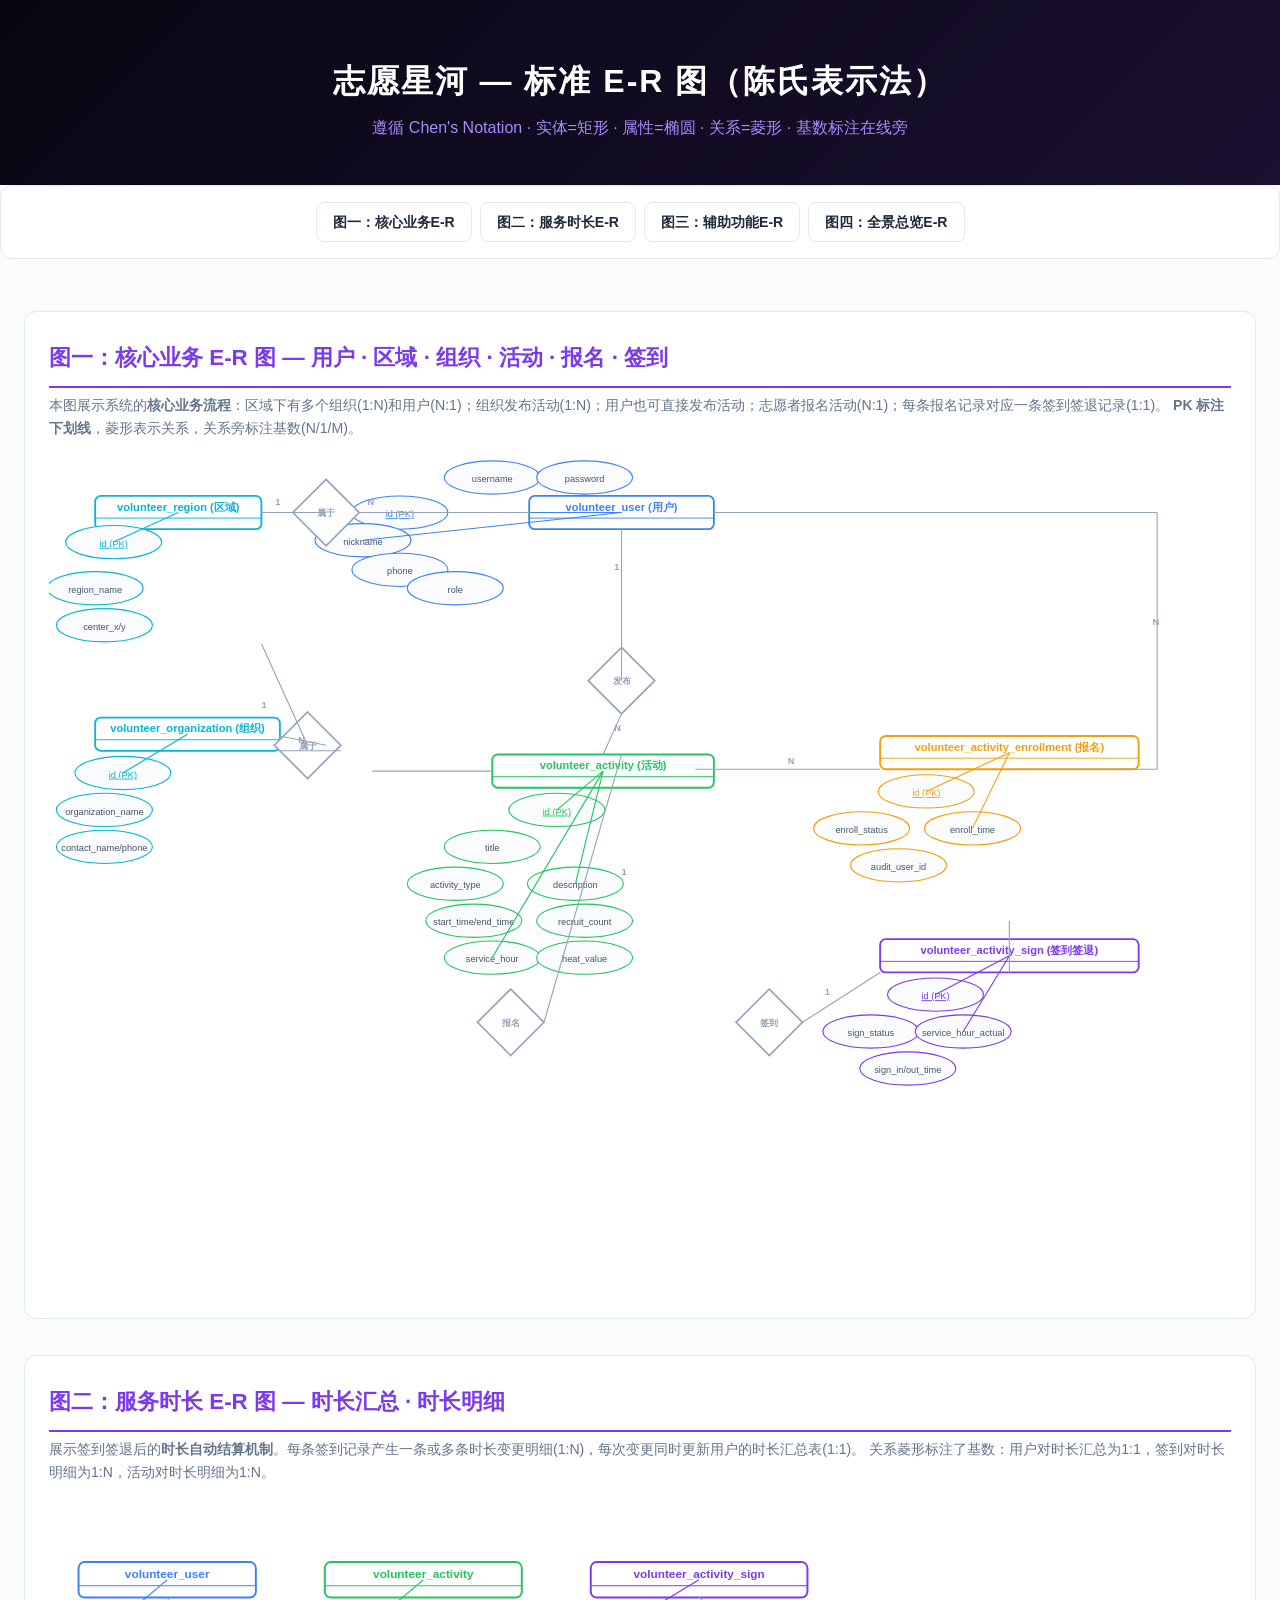
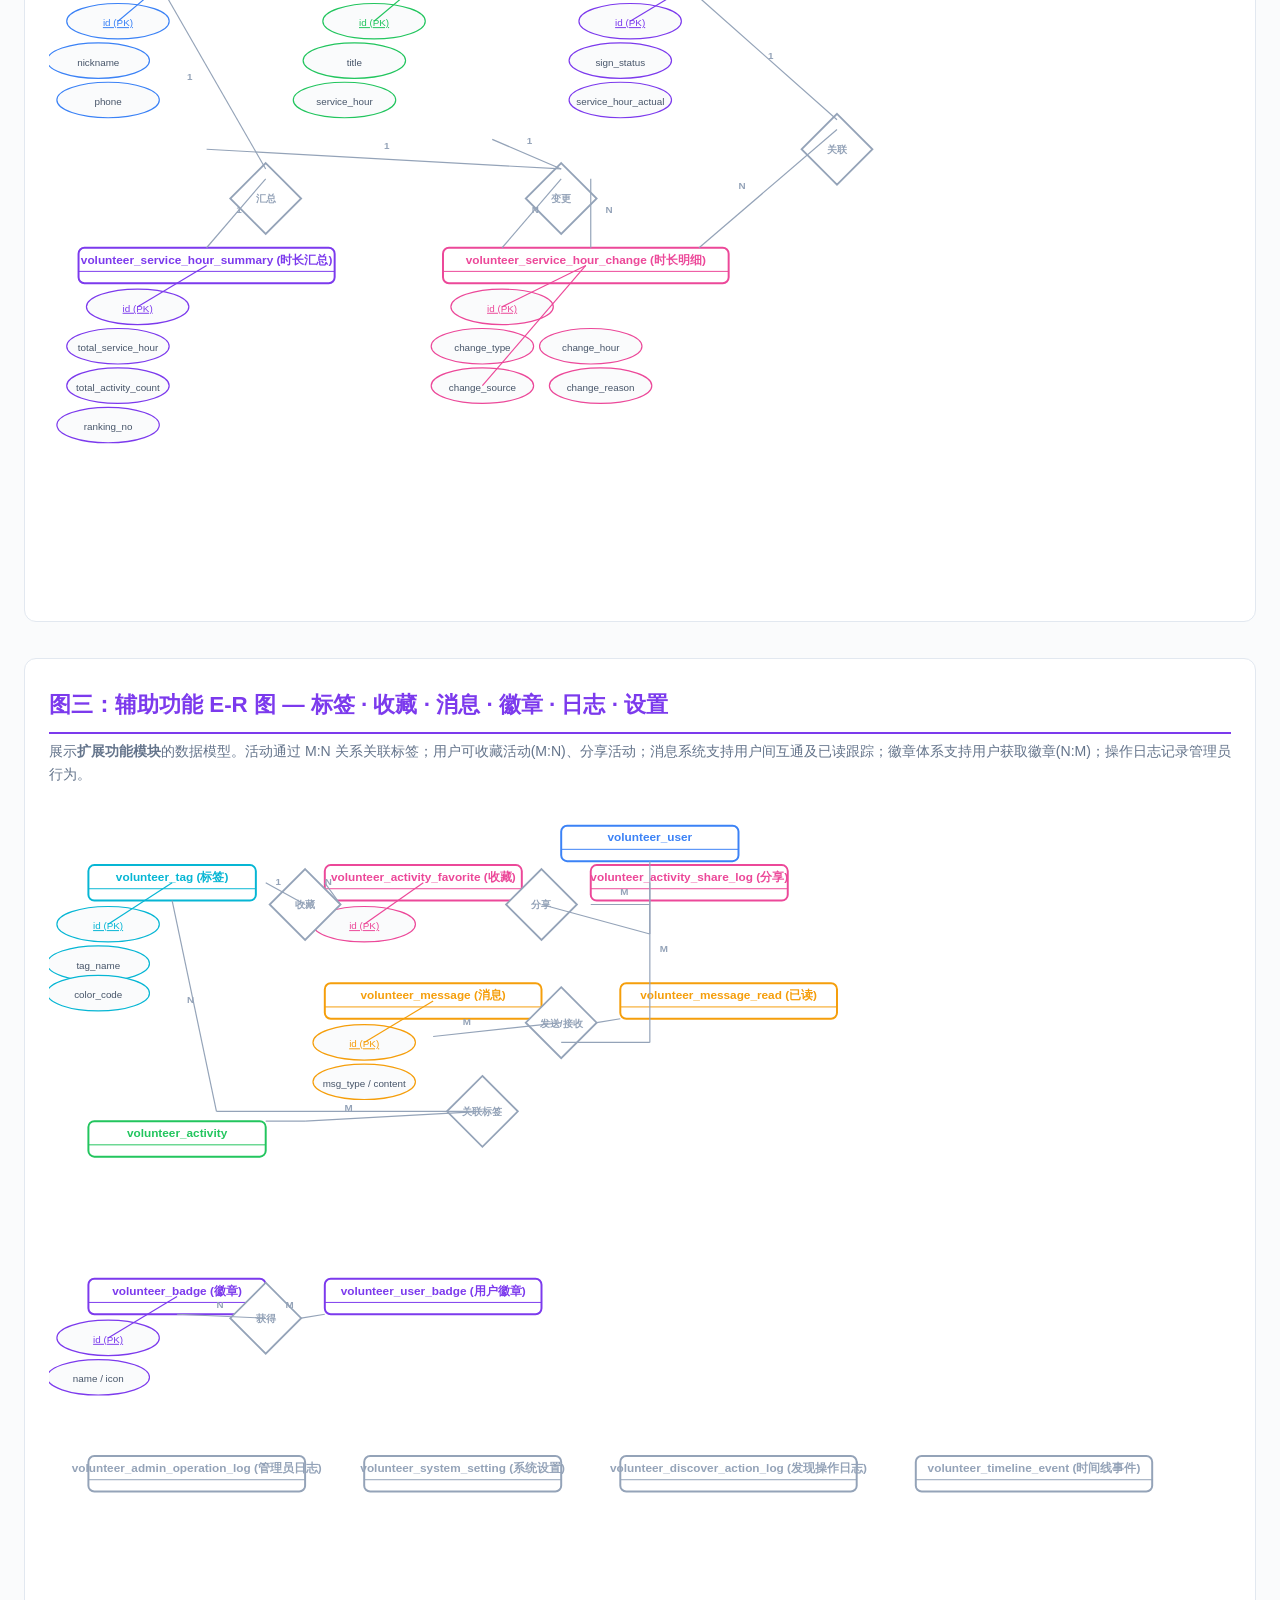
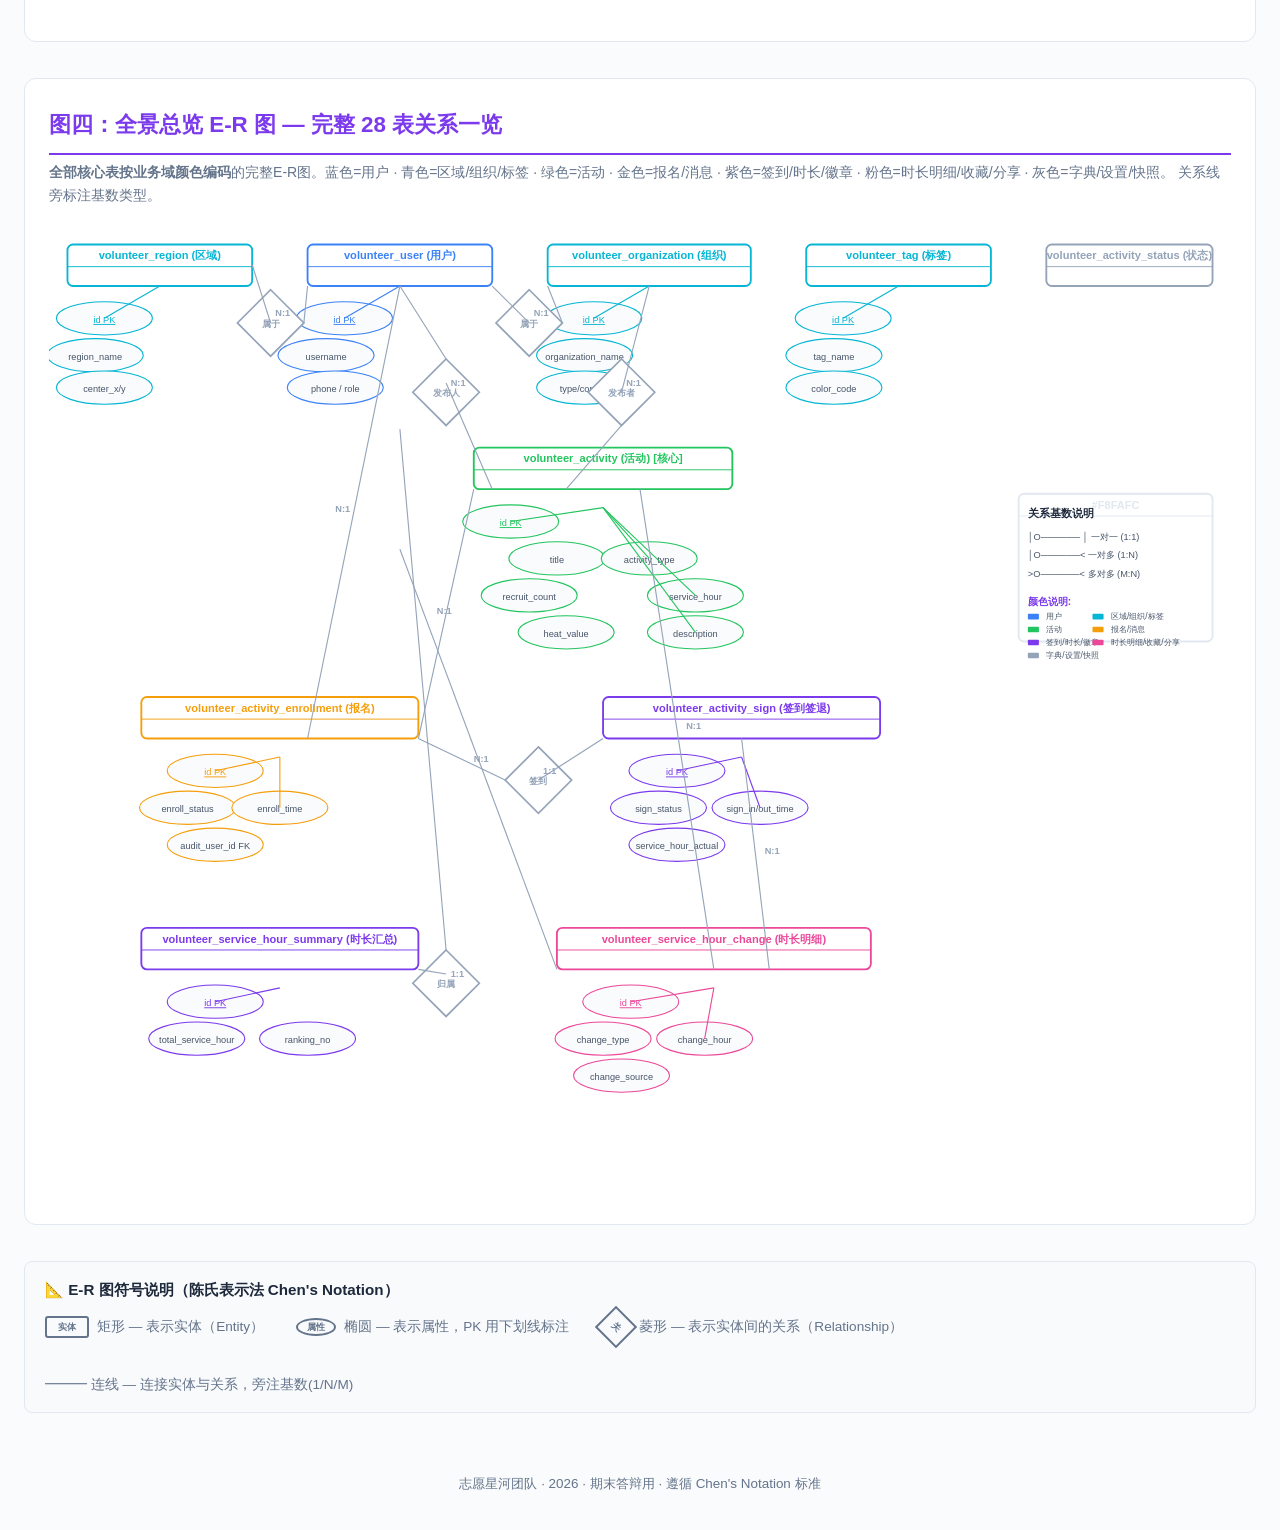
<file: 需求/志愿星河-标准ER图.html>
<!-- Generated by Trae Work -->
<!DOCTYPE html>
<html lang="zh-CN">
<head>
<meta charset="UTF-8">
<meta name="viewport" content="width=device-width, initial-scale=1.0">
<title>志愿星河 — 标准E-R图（陈氏表示法）</title>
<style>
:root{--bg:#FAFBFC;--ink:#1E293B;--muted:#64748B;--rule:#E2E8F0;--accent:#7C3AED}
*{box-sizing:border-box;margin:0;padding:0}
body{font-family:-apple-system,BlinkMacSystemFont,'PingFang SC','Microsoft YaHei',sans-serif;background:var(--bg);color:var(--ink);line-height:1.6}
header{background:linear-gradient(135deg,#080612,#1A1030);color:#fff;padding:56px 24px 44px;text-align:center}
header h1{font-size:2rem;margin-bottom:8px;letter-spacing:2px}
header p{color:#A78BFA;font-size:1rem}
.container{max-width:1340px;margin:0 auto;padding:24px}
nav{background:#fff;border:1px solid var(--rule);border-radius:12px;padding:16px 24px;margin-bottom:28px;display:flex;flex-wrap:wrap;gap:8px;justify-content:center;position:sticky;top:0;z-index:100}
nav a{padding:8px 16px;border-radius:8px;text-decoration:none;color:var(--ink);font-weight:600;font-size:.88rem;transition:all .2s;border:1px solid var(--rule)}
nav a:hover{border-color:var(--accent);color:var(--accent);background:#F8F5FF}
section{background:#fff;border:1px solid var(--rule);border-radius:12px;padding:28px 24px;margin-bottom:36px}
section h2{font-size:1.4rem;color:var(--accent);margin-bottom:6px;padding-bottom:10px;border-bottom:2px solid var(--accent)}
section .desc{color:var(--muted);font-size:.88rem;margin-bottom:20px}
svg.er{width:100%;height:auto;display:block}
.notation{background:#F8FAFC;border:1px solid var(--rule);border-radius:8px;padding:16px 20px;margin-top:20px}
.notation h3{font-size:.95rem;color:var(--ink);margin-bottom:10px}
.notation .row{display:flex;gap:32px;flex-wrap:wrap}
.notation .item{display:flex;align-items:center;gap:8px;font-size:.85rem;color:var(--muted)}
.notation .shape{display:inline-flex;align-items:center;justify-content:center;width:32px;height:20px;border-radius:3px;border:2px solid #64748B;font-size:9px;font-weight:600;color:#64748B}
.notation .shape.el{width:44px;height:22px;border-radius:3px}
.notation .shape.di{width:30px;height:30px;border-radius:0;transform:rotate(45deg)}
.notation .shape.attr{width:40px;height:18px;border-radius:50%}
footer{text-align:center;padding:36px;color:var(--muted);font-size:.84rem}
</style>
</head>
<body>
<header>
<h1>志愿星河 — 标准 E-R 图（陈氏表示法）</h1>
<p>遵循 Chen's Notation · 实体=矩形 · 属性=椭圆 · 关系=菱形 · 基数标注在线旁</p>
</header>
<nav>
<a href="#d1">图一：核心业务E-R</a>
<a href="#d2">图二：服务时长E-R</a>
<a href="#d3">图三：辅助功能E-R</a>
<a href="#d4">图四：全景总览E-R</a>
</nav>
<div class="container">

<section id="d1">
<h2>图一：核心业务 E-R 图 — 用户 · 区域 · 组织 · 活动 · 报名 · 签到</h2>
<p class="desc">
本图展示系统的<b>核心业务流程</b>：区域下有多个组织(1:N)和用户(N:1)；组织发布活动(1:N)；用户也可直接发布活动；志愿者报名活动(N:1)；每条报名记录对应一条签到签退记录(1:1)。
<b>PK 标注下划线</b>，菱形表示关系，关系旁标注基数(N/1/M)。
</p>
<svg class="er" viewBox="0 0 1280 900">
<g class="entity-rect">
  <rect x="520" y="40" width="200" height="36" rx="6" fill="#fff" stroke="#3B82F6" stroke-width="2"/>
  <line x1="520" y1="64" x2="720" y2="64" stroke="#3B82F6" stroke-width="1"/>
  <text x="620" y="56" text-anchor="middle" fill="#3B82F6" font-size="12" font-weight="700">volunteer_user (用户)</text>
</g><g class="attr">
  <ellipse cx="380" cy="58" rx="52" ry="18" fill="#FAFBFC" stroke="#3B82F6" stroke-width="1.2"/>
  <text x="380" y="63" text-anchor="middle" fill="#3B82F6" font-size="10" text-decoration="underline">id (PK)</text>
</g><g class="attr">
  <ellipse cx="480" cy="20" rx="52" ry="18" fill="#FAFBFC" stroke="#3B82F6" stroke-width="1.2"/>
  <text x="480" y="25" text-anchor="middle" fill="#475569" font-size="10">username</text>
</g><g class="attr">
  <ellipse cx="580" cy="20" rx="52" ry="18" fill="#FAFBFC" stroke="#3B82F6" stroke-width="1.2"/>
  <text x="580" y="25" text-anchor="middle" fill="#475569" font-size="10">password</text>
</g><g class="attr">
  <ellipse cx="340" cy="88" rx="52" ry="18" fill="#FAFBFC" stroke="#3B82F6" stroke-width="1.2"/>
  <text x="340" y="93" text-anchor="middle" fill="#475569" font-size="10">nickname</text>
</g><g class="attr">
  <ellipse cx="380" cy="120" rx="52" ry="18" fill="#FAFBFC" stroke="#3B82F6" stroke-width="1.2"/>
  <text x="380" y="125" text-anchor="middle" fill="#475569" font-size="10">phone</text>
</g><g class="attr">
  <ellipse cx="440" cy="140" rx="52" ry="18" fill="#FAFBFC" stroke="#3B82F6" stroke-width="1.2"/>
  <text x="440" y="145" text-anchor="middle" fill="#475569" font-size="10">role</text>
</g><line x1="380" y1="58" x2="620" y2="58" stroke="#3B82F6" stroke-width="1.2"/><line x1="340" y1="88" x2="620" y2="58" stroke="#3B82F6" stroke-width="1.2"/><g class="entity-rect">
  <rect x="50" y="40" width="180" height="36" rx="6" fill="#fff" stroke="#06B6D4" stroke-width="2"/>
  <line x1="50" y1="64" x2="230" y2="64" stroke="#06B6D4" stroke-width="1"/>
  <text x="140" y="56" text-anchor="middle" fill="#06B6D4" font-size="12" font-weight="700">volunteer_region (区域)</text>
</g><g class="attr">
  <ellipse cx="70" cy="90" rx="52" ry="18" fill="#FAFBFC" stroke="#06B6D4" stroke-width="1.2"/>
  <text x="70" y="95" text-anchor="middle" fill="#06B6D4" font-size="10" text-decoration="underline">id (PK)</text>
</g><g class="attr">
  <ellipse cx="50" cy="140" rx="52" ry="18" fill="#FAFBFC" stroke="#06B6D4" stroke-width="1.2"/>
  <text x="50" y="145" text-anchor="middle" fill="#475569" font-size="10">region_name</text>
</g><g class="attr">
  <ellipse cx="60" cy="180" rx="52" ry="18" fill="#FAFBFC" stroke="#06B6D4" stroke-width="1.2"/>
  <text x="60" y="185" text-anchor="middle" fill="#475569" font-size="10">center_x/y</text>
</g><line x1="70" y1="90" x2="140" y2="58" stroke="#06B6D4" stroke-width="1.2"/><g class="entity-rect">
  <rect x="50" y="280" width="200" height="36" rx="6" fill="#fff" stroke="#06B6D4" stroke-width="2"/>
  <line x1="50" y1="304" x2="250" y2="304" stroke="#06B6D4" stroke-width="1"/>
  <text x="150" y="296" text-anchor="middle" fill="#06B6D4" font-size="12" font-weight="700">volunteer_organization (组织)</text>
</g><g class="attr">
  <ellipse cx="80" cy="340" rx="52" ry="18" fill="#FAFBFC" stroke="#06B6D4" stroke-width="1.2"/>
  <text x="80" y="345" text-anchor="middle" fill="#06B6D4" font-size="10" text-decoration="underline">id (PK)</text>
</g><g class="attr">
  <ellipse cx="60" cy="380" rx="52" ry="18" fill="#FAFBFC" stroke="#06B6D4" stroke-width="1.2"/>
  <text x="60" y="385" text-anchor="middle" fill="#475569" font-size="10">organization_name</text>
</g><g class="attr">
  <ellipse cx="60" cy="420" rx="52" ry="18" fill="#FAFBFC" stroke="#06B6D4" stroke-width="1.2"/>
  <text x="60" y="425" text-anchor="middle" fill="#475569" font-size="10">contact_name/phone</text>
</g><line x1="80" y1="340" x2="150" y2="298" stroke="#06B6D4" stroke-width="1.2"/><g class="entity-rect">
  <rect x="480" y="320" width="240" height="36" rx="6" fill="#fff" stroke="#22C55E" stroke-width="2"/>
  <line x1="480" y1="344" x2="720" y2="344" stroke="#22C55E" stroke-width="1"/>
  <text x="600" y="336" text-anchor="middle" fill="#22C55E" font-size="12" font-weight="700">volunteer_activity (活动)</text>
</g><g class="attr">
  <ellipse cx="550" cy="380" rx="52" ry="18" fill="#FAFBFC" stroke="#22C55E" stroke-width="1.2"/>
  <text x="550" y="385" text-anchor="middle" fill="#22C55E" font-size="10" text-decoration="underline">id (PK)</text>
</g><g class="attr">
  <ellipse cx="480" cy="420" rx="52" ry="18" fill="#FAFBFC" stroke="#22C55E" stroke-width="1.2"/>
  <text x="480" y="425" text-anchor="middle" fill="#475569" font-size="10">title</text>
</g><g class="attr">
  <ellipse cx="440" cy="460" rx="52" ry="18" fill="#FAFBFC" stroke="#22C55E" stroke-width="1.2"/>
  <text x="440" y="465" text-anchor="middle" fill="#475569" font-size="10">activity_type</text>
</g><g class="attr">
  <ellipse cx="570" cy="460" rx="52" ry="18" fill="#FAFBFC" stroke="#22C55E" stroke-width="1.2"/>
  <text x="570" y="465" text-anchor="middle" fill="#475569" font-size="10">description</text>
</g><g class="attr">
  <ellipse cx="460" cy="500" rx="52" ry="18" fill="#FAFBFC" stroke="#22C55E" stroke-width="1.2"/>
  <text x="460" y="505" text-anchor="middle" fill="#475569" font-size="10">start_time/end_time</text>
</g><g class="attr">
  <ellipse cx="580" cy="500" rx="52" ry="18" fill="#FAFBFC" stroke="#22C55E" stroke-width="1.2"/>
  <text x="580" y="505" text-anchor="middle" fill="#475569" font-size="10">recruit_count</text>
</g><g class="attr">
  <ellipse cx="480" cy="540" rx="52" ry="18" fill="#FAFBFC" stroke="#22C55E" stroke-width="1.2"/>
  <text x="480" y="545" text-anchor="middle" fill="#475569" font-size="10">service_hour</text>
</g><g class="attr">
  <ellipse cx="580" cy="540" rx="52" ry="18" fill="#FAFBFC" stroke="#22C55E" stroke-width="1.2"/>
  <text x="580" y="545" text-anchor="middle" fill="#475569" font-size="10">heat_value</text>
</g><line x1="550" y1="380" x2="600" y2="338" stroke="#22C55E" stroke-width="1.2"/><line x1="570" y1="460" x2="600" y2="338" stroke="#22C55E" stroke-width="1.2"/><line x1="480" y1="540" x2="600" y2="338" stroke="#22C55E" stroke-width="1.2"/><g class="entity-rect">
  <rect x="900" y="300" width="280" height="36" rx="6" fill="#fff" stroke="#F59E0B" stroke-width="2"/>
  <line x1="900" y1="324" x2="1180" y2="324" stroke="#F59E0B" stroke-width="1"/>
  <text x="1040" y="316" text-anchor="middle" fill="#F59E0B" font-size="12" font-weight="700">volunteer_activity_enrollment (报名)</text>
</g><g class="attr">
  <ellipse cx="950" cy="360" rx="52" ry="18" fill="#FAFBFC" stroke="#F59E0B" stroke-width="1.2"/>
  <text x="950" y="365" text-anchor="middle" fill="#F59E0B" font-size="10" text-decoration="underline">id (PK)</text>
</g><g class="attr">
  <ellipse cx="880" cy="400" rx="52" ry="18" fill="#FAFBFC" stroke="#F59E0B" stroke-width="1.2"/>
  <text x="880" y="405" text-anchor="middle" fill="#475569" font-size="10">enroll_status</text>
</g><g class="attr">
  <ellipse cx="1000" cy="400" rx="52" ry="18" fill="#FAFBFC" stroke="#F59E0B" stroke-width="1.2"/>
  <text x="1000" y="405" text-anchor="middle" fill="#475569" font-size="10">enroll_time</text>
</g><g class="attr">
  <ellipse cx="920" cy="440" rx="52" ry="18" fill="#FAFBFC" stroke="#F59E0B" stroke-width="1.2"/>
  <text x="920" y="445" text-anchor="middle" fill="#475569" font-size="10">audit_user_id</text>
</g><line x1="950" y1="360" x2="1040" y2="318" stroke="#F59E0B" stroke-width="1.2"/><line x1="1000" y1="400" x2="1040" y2="318" stroke="#F59E0B" stroke-width="1.2"/><g class="entity-rect">
  <rect x="900" y="520" width="280" height="36" rx="6" fill="#fff" stroke="#7C3AED" stroke-width="2"/>
  <line x1="900" y1="544" x2="1180" y2="544" stroke="#7C3AED" stroke-width="1"/>
  <text x="1040" y="536" text-anchor="middle" fill="#7C3AED" font-size="12" font-weight="700">volunteer_activity_sign (签到签退)</text>
</g><g class="attr">
  <ellipse cx="960" cy="580" rx="52" ry="18" fill="#FAFBFC" stroke="#7C3AED" stroke-width="1.2"/>
  <text x="960" y="585" text-anchor="middle" fill="#7C3AED" font-size="10" text-decoration="underline">id (PK)</text>
</g><g class="attr">
  <ellipse cx="890" cy="620" rx="52" ry="18" fill="#FAFBFC" stroke="#7C3AED" stroke-width="1.2"/>
  <text x="890" y="625" text-anchor="middle" fill="#475569" font-size="10">sign_status</text>
</g><g class="attr">
  <ellipse cx="990" cy="620" rx="52" ry="18" fill="#FAFBFC" stroke="#7C3AED" stroke-width="1.2"/>
  <text x="990" y="625" text-anchor="middle" fill="#475569" font-size="10">service_hour_actual</text>
</g><g class="attr">
  <ellipse cx="930" cy="660" rx="52" ry="18" fill="#FAFBFC" stroke="#7C3AED" stroke-width="1.2"/>
  <text x="930" y="665" text-anchor="middle" fill="#475569" font-size="10">sign_in/out_time</text>
</g><line x1="960" y1="580" x2="1040" y2="538" stroke="#7C3AED" stroke-width="1.2"/><line x1="990" y1="620" x2="1040" y2="538" stroke="#7C3AED" stroke-width="1.2"/><g class="rel">
  <polygon points="300,22 336,58 300,94 264,58" fill="#fff" stroke="#94A3B8" stroke-width="1.8"/>
  <text x="300" y="62" text-anchor="middle" fill="#94A3B8" font-size="10" font-weight="600">属于</text>
</g><g class="rel">
  <polygon points="280,274 316,310 280,346 244,310" fill="#fff" stroke="#94A3B8" stroke-width="1.8"/>
  <text x="280" y="314" text-anchor="middle" fill="#94A3B8" font-size="10" font-weight="600">属于</text>
</g><g class="rel">
  <polygon points="620,204 656,240 620,276 584,240" fill="#fff" stroke="#94A3B8" stroke-width="1.8"/>
  <text x="620" y="244" text-anchor="middle" fill="#94A3B8" font-size="10" font-weight="600">发布</text>
</g><g class="rel">
  <polygon points="500,574 536,610 500,646 464,610" fill="#fff" stroke="#94A3B8" stroke-width="1.8"/>
  <text x="500" y="614" text-anchor="middle" fill="#94A3B8" font-size="10" font-weight="600">报名</text>
</g><g class="rel">
  <polygon points="780,574 816,610 780,646 744,610" fill="#fff" stroke="#94A3B8" stroke-width="1.8"/>
  <text x="780" y="614" text-anchor="middle" fill="#94A3B8" font-size="10" font-weight="600">签到</text>
</g><line x1="520" y1="58" x2="336" y2="58" stroke="#94A3B8" stroke-width="1.2"/><line x1="300" y1="58" x2="230" y2="58" stroke="#94A3B8" stroke-width="1.2"/><text x="345" y="50" fill="#94A3B8" font-size="10" font-weight="600">N</text><text x="245" y="50" fill="#94A3B8" font-size="10" font-weight="600">1</text><line x1="250" y1="316" x2="316" y2="316" stroke="#94A3B8" stroke-width="1.2"/><line x1="280" y1="310" x2="230" y2="200" stroke="#94A3B8" stroke-width="1.2"/><text x="230" y="270" fill="#94A3B8" font-size="10" font-weight="600">1</text><text x="270" y="308" fill="#94A3B8" font-size="10" font-weight="600">N</text><line x1="600" y1="320" x2="620" y2="276" stroke="#94A3B8" stroke-width="1.2"/><line x1="620" y1="240" x2="620" y2="76" stroke="#94A3B8" stroke-width="1.2"/><text x="612" y="295" fill="#94A3B8" font-size="10" font-weight="600">N</text><text x="612" y="120" fill="#94A3B8" font-size="10" font-weight="600">1</text><line x1="480" y1="338" x2="350" y2="338" stroke="#94A3B8" stroke-width="1.2"/><line x1="300" y1="310" x2="250" y2="300" stroke="#94A3B8" stroke-width="1.2"/><line x1="900" y1="336" x2="700" y2="336" stroke="#94A3B8" stroke-width="1.2"/><line x1="620" y1="320" x2="536" y2="610" stroke="#94A3B8" stroke-width="1.2"/><text x="800" y="330" fill="#94A3B8" font-size="10" font-weight="600">N</text><text x="620" y="450" fill="#94A3B8" font-size="10" font-weight="600">1</text><line x1="1040" y1="336" x2="1200" y2="336" stroke="#94A3B8" stroke-width="1.2"/><line x1="1200" y1="336" x2="1200" y2="58" stroke="#94A3B8" stroke-width="1.2"/><line x1="1200" y1="58" x2="720" y2="58" stroke="#94A3B8" stroke-width="1.2"/><text x="1195" y="180" fill="#94A3B8" font-size="10" font-weight="600">N</text><line x1="900" y1="556" x2="816" y2="610" stroke="#94A3B8" stroke-width="1.2"/><line x1="1040" y1="556" x2="1040" y2="500" stroke="#94A3B8" stroke-width="1.2"/><text x="840" y="580" fill="#94A3B8" font-size="10" font-weight="600">1</text></svg>
</section>

<section id="d2">
<h2>图二：服务时长 E-R 图 — 时长汇总 · 时长明细</h2>
<p class="desc">
展示签到签退后的<b>时长自动结算机制</b>。每条签到记录产生一条或多条时长变更明细(1:N)，每次变更同时更新用户的时长汇总表(1:1)。
关系菱形标注了基数：用户对时长汇总为1:1，签到对时长明细为1:N，活动对时长明细为1:N。
</p>
<svg class="er" viewBox="0 0 1200 700">
<g class="entity-rect">
  <rect x="30" y="60" width="180" height="36" rx="6" fill="#fff" stroke="#3B82F6" stroke-width="2"/>
  <line x1="30" y1="84" x2="210" y2="84" stroke="#3B82F6" stroke-width="1"/>
  <text x="120" y="76" text-anchor="middle" fill="#3B82F6" font-size="12" font-weight="700">volunteer_user</text>
</g><g class="attr">
  <ellipse cx="70" cy="120" rx="52" ry="18" fill="#FAFBFC" stroke="#3B82F6" stroke-width="1.2"/>
  <text x="70" y="125" text-anchor="middle" fill="#3B82F6" font-size="10" text-decoration="underline">id (PK)</text>
</g><g class="attr">
  <ellipse cx="50" cy="160" rx="52" ry="18" fill="#FAFBFC" stroke="#3B82F6" stroke-width="1.2"/>
  <text x="50" y="165" text-anchor="middle" fill="#475569" font-size="10">nickname</text>
</g><g class="attr">
  <ellipse cx="60" cy="200" rx="52" ry="18" fill="#FAFBFC" stroke="#3B82F6" stroke-width="1.2"/>
  <text x="60" y="205" text-anchor="middle" fill="#475569" font-size="10">phone</text>
</g><line x1="70" y1="120" x2="120" y2="78" stroke="#3B82F6" stroke-width="1.2"/><g class="entity-rect">
  <rect x="280" y="60" width="200" height="36" rx="6" fill="#fff" stroke="#22C55E" stroke-width="2"/>
  <line x1="280" y1="84" x2="480" y2="84" stroke="#22C55E" stroke-width="1"/>
  <text x="380" y="76" text-anchor="middle" fill="#22C55E" font-size="12" font-weight="700">volunteer_activity</text>
</g><g class="attr">
  <ellipse cx="330" cy="120" rx="52" ry="18" fill="#FAFBFC" stroke="#22C55E" stroke-width="1.2"/>
  <text x="330" y="125" text-anchor="middle" fill="#22C55E" font-size="10" text-decoration="underline">id (PK)</text>
</g><g class="attr">
  <ellipse cx="310" cy="160" rx="52" ry="18" fill="#FAFBFC" stroke="#22C55E" stroke-width="1.2"/>
  <text x="310" y="165" text-anchor="middle" fill="#475569" font-size="10">title</text>
</g><g class="attr">
  <ellipse cx="300" cy="200" rx="52" ry="18" fill="#FAFBFC" stroke="#22C55E" stroke-width="1.2"/>
  <text x="300" y="205" text-anchor="middle" fill="#475569" font-size="10">service_hour</text>
</g><line x1="330" y1="120" x2="380" y2="78" stroke="#22C55E" stroke-width="1.2"/><g class="entity-rect">
  <rect x="550" y="60" width="220" height="36" rx="6" fill="#fff" stroke="#7C3AED" stroke-width="2"/>
  <line x1="550" y1="84" x2="770" y2="84" stroke="#7C3AED" stroke-width="1"/>
  <text x="660" y="76" text-anchor="middle" fill="#7C3AED" font-size="12" font-weight="700">volunteer_activity_sign</text>
</g><g class="attr">
  <ellipse cx="590" cy="120" rx="52" ry="18" fill="#FAFBFC" stroke="#7C3AED" stroke-width="1.2"/>
  <text x="590" y="125" text-anchor="middle" fill="#7C3AED" font-size="10" text-decoration="underline">id (PK)</text>
</g><g class="attr">
  <ellipse cx="580" cy="160" rx="52" ry="18" fill="#FAFBFC" stroke="#7C3AED" stroke-width="1.2"/>
  <text x="580" y="165" text-anchor="middle" fill="#475569" font-size="10">sign_status</text>
</g><g class="attr">
  <ellipse cx="580" cy="200" rx="52" ry="18" fill="#FAFBFC" stroke="#7C3AED" stroke-width="1.2"/>
  <text x="580" y="205" text-anchor="middle" fill="#475569" font-size="10">service_hour_actual</text>
</g><line x1="590" y1="120" x2="660" y2="78" stroke="#7C3AED" stroke-width="1.2"/><g class="entity-rect">
  <rect x="30" y="350" width="260" height="36" rx="6" fill="#fff" stroke="#7C3AED" stroke-width="2"/>
  <line x1="30" y1="374" x2="290" y2="374" stroke="#7C3AED" stroke-width="1"/>
  <text x="160" y="366" text-anchor="middle" fill="#7C3AED" font-size="12" font-weight="700">volunteer_service_hour_summary (时长汇总)</text>
</g><g class="attr">
  <ellipse cx="90" cy="410" rx="52" ry="18" fill="#FAFBFC" stroke="#7C3AED" stroke-width="1.2"/>
  <text x="90" y="415" text-anchor="middle" fill="#7C3AED" font-size="10" text-decoration="underline">id (PK)</text>
</g><g class="attr">
  <ellipse cx="70" cy="450" rx="52" ry="18" fill="#FAFBFC" stroke="#7C3AED" stroke-width="1.2"/>
  <text x="70" y="455" text-anchor="middle" fill="#475569" font-size="10">total_service_hour</text>
</g><g class="attr">
  <ellipse cx="70" cy="490" rx="52" ry="18" fill="#FAFBFC" stroke="#7C3AED" stroke-width="1.2"/>
  <text x="70" y="495" text-anchor="middle" fill="#475569" font-size="10">total_activity_count</text>
</g><g class="attr">
  <ellipse cx="60" cy="530" rx="52" ry="18" fill="#FAFBFC" stroke="#7C3AED" stroke-width="1.2"/>
  <text x="60" y="535" text-anchor="middle" fill="#475569" font-size="10">ranking_no</text>
</g><line x1="90" y1="410" x2="160" y2="368" stroke="#7C3AED" stroke-width="1.2"/><g class="entity-rect">
  <rect x="400" y="350" width="290" height="36" rx="6" fill="#fff" stroke="#EC4899" stroke-width="2"/>
  <line x1="400" y1="374" x2="690" y2="374" stroke="#EC4899" stroke-width="1"/>
  <text x="545" y="366" text-anchor="middle" fill="#EC4899" font-size="12" font-weight="700">volunteer_service_hour_change (时长明细)</text>
</g><g class="attr">
  <ellipse cx="460" cy="410" rx="52" ry="18" fill="#FAFBFC" stroke="#EC4899" stroke-width="1.2"/>
  <text x="460" y="415" text-anchor="middle" fill="#EC4899" font-size="10" text-decoration="underline">id (PK)</text>
</g><g class="attr">
  <ellipse cx="440" cy="450" rx="52" ry="18" fill="#FAFBFC" stroke="#EC4899" stroke-width="1.2"/>
  <text x="440" y="455" text-anchor="middle" fill="#475569" font-size="10">change_type</text>
</g><g class="attr">
  <ellipse cx="550" cy="450" rx="52" ry="18" fill="#FAFBFC" stroke="#EC4899" stroke-width="1.2"/>
  <text x="550" y="455" text-anchor="middle" fill="#475569" font-size="10">change_hour</text>
</g><g class="attr">
  <ellipse cx="440" cy="490" rx="52" ry="18" fill="#FAFBFC" stroke="#EC4899" stroke-width="1.2"/>
  <text x="440" y="495" text-anchor="middle" fill="#475569" font-size="10">change_source</text>
</g><g class="attr">
  <ellipse cx="560" cy="490" rx="52" ry="18" fill="#FAFBFC" stroke="#EC4899" stroke-width="1.2"/>
  <text x="560" y="495" text-anchor="middle" fill="#475569" font-size="10">change_reason</text>
</g><line x1="460" y1="410" x2="545" y2="368" stroke="#EC4899" stroke-width="1.2"/><line x1="440" y1="490" x2="545" y2="368" stroke="#EC4899" stroke-width="1.2"/><g class="rel">
  <polygon points="220,264 256,300 220,336 184,300" fill="#fff" stroke="#94A3B8" stroke-width="1.8"/>
  <text x="220" y="304" text-anchor="middle" fill="#94A3B8" font-size="10" font-weight="600">汇总</text>
</g><g class="rel">
  <polygon points="520,264 556,300 520,336 484,300" fill="#fff" stroke="#94A3B8" stroke-width="1.8"/>
  <text x="520" y="304" text-anchor="middle" fill="#94A3B8" font-size="10" font-weight="600">变更</text>
</g><g class="rel">
  <polygon points="800,214 836,250 800,286 764,250" fill="#fff" stroke="#94A3B8" stroke-width="1.8"/>
  <text x="800" y="254" text-anchor="middle" fill="#94A3B8" font-size="10" font-weight="600">关联</text>
</g><line x1="120" y1="96" x2="220" y2="270" stroke="#94A3B8" stroke-width="1.2"/><text x="140" y="180" fill="#94A3B8" font-size="10" font-weight="600">1</text><line x1="220" y1="280" x2="160" y2="350" stroke="#94A3B8" stroke-width="1.2"/><text x="190" y="315" fill="#94A3B8" font-size="10" font-weight="600">1</text><line x1="660" y1="96" x2="800" y2="220" stroke="#94A3B8" stroke-width="1.2"/><text x="730" y="158" fill="#94A3B8" font-size="10" font-weight="600">1</text><line x1="800" y1="230" x2="660" y2="350" stroke="#94A3B8" stroke-width="1.2"/><text x="700" y="290" fill="#94A3B8" font-size="10" font-weight="600">N</text><line x1="160" y1="250" x2="520" y2="270" stroke="#94A3B8" stroke-width="1.2"/><text x="340" y="250" fill="#94A3B8" font-size="10" font-weight="600">1</text><line x1="520" y1="280" x2="460" y2="350" stroke="#94A3B8" stroke-width="1.2"/><text x="490" y="315" fill="#94A3B8" font-size="10" font-weight="600">N</text><line x1="450" y1="240" x2="520" y2="270" stroke="#94A3B8" stroke-width="1.2"/><text x="485" y="245" fill="#94A3B8" font-size="10" font-weight="600">1</text><line x1="550" y1="280" x2="550" y2="350" stroke="#94A3B8" stroke-width="1.2"/><text x="565" y="315" fill="#94A3B8" font-size="10" font-weight="600">N</text></svg>
</section>

<section id="d3">
<h2>图三：辅助功能 E-R 图 — 标签 · 收藏 · 消息 · 徽章 · 日志 · 设置</h2>
<p class="desc">
展示<b>扩展功能模块</b>的数据模型。活动通过 M:N 关系关联标签；用户可收藏活动(M:N)、分享活动；消息系统支持用户间互通及已读跟踪；徽章体系支持用户获取徽章(N:M)；操作日志记录管理员行为。
</p>
<svg class="er" viewBox="0 0 1200 820">
<g class="entity-rect">
  <rect x="520" y="20" width="180" height="36" rx="6" fill="#fff" stroke="#3B82F6" stroke-width="2"/>
  <line x1="520" y1="44" x2="700" y2="44" stroke="#3B82F6" stroke-width="1"/>
  <text x="610" y="36" text-anchor="middle" fill="#3B82F6" font-size="12" font-weight="700">volunteer_user</text>
</g><g class="entity-rect">
  <rect x="40" y="320" width="180" height="36" rx="6" fill="#fff" stroke="#22C55E" stroke-width="2"/>
  <line x1="40" y1="344" x2="220" y2="344" stroke="#22C55E" stroke-width="1"/>
  <text x="130" y="336" text-anchor="middle" fill="#22C55E" font-size="12" font-weight="700">volunteer_activity</text>
</g><g class="entity-rect">
  <rect x="40" y="60" width="170" height="36" rx="6" fill="#fff" stroke="#06B6D4" stroke-width="2"/>
  <line x1="40" y1="84" x2="210" y2="84" stroke="#06B6D4" stroke-width="1"/>
  <text x="125" y="76" text-anchor="middle" fill="#06B6D4" font-size="12" font-weight="700">volunteer_tag (标签)</text>
</g><g class="attr">
  <ellipse cx="60" cy="120" rx="52" ry="18" fill="#FAFBFC" stroke="#06B6D4" stroke-width="1.2"/>
  <text x="60" y="125" text-anchor="middle" fill="#06B6D4" font-size="10" text-decoration="underline">id (PK)</text>
</g><g class="attr">
  <ellipse cx="50" cy="160" rx="52" ry="18" fill="#FAFBFC" stroke="#06B6D4" stroke-width="1.2"/>
  <text x="50" y="165" text-anchor="middle" fill="#475569" font-size="10">tag_name</text>
</g><g class="attr">
  <ellipse cx="50" cy="190" rx="52" ry="18" fill="#FAFBFC" stroke="#06B6D4" stroke-width="1.2"/>
  <text x="50" y="195" text-anchor="middle" fill="#475569" font-size="10">color_code</text>
</g><line x1="60" y1="120" x2="125" y2="78" stroke="#06B6D4" stroke-width="1.2"/><g class="entity-rect">
  <rect x="280" y="60" width="200" height="36" rx="6" fill="#fff" stroke="#EC4899" stroke-width="2"/>
  <line x1="280" y1="84" x2="480" y2="84" stroke="#EC4899" stroke-width="1"/>
  <text x="380" y="76" text-anchor="middle" fill="#EC4899" font-size="12" font-weight="700">volunteer_activity_favorite (收藏)</text>
</g><g class="attr">
  <ellipse cx="320" cy="120" rx="52" ry="18" fill="#FAFBFC" stroke="#EC4899" stroke-width="1.2"/>
  <text x="320" y="125" text-anchor="middle" fill="#EC4899" font-size="10" text-decoration="underline">id (PK)</text>
</g><line x1="320" y1="120" x2="380" y2="78" stroke="#EC4899" stroke-width="1.2"/><g class="entity-rect">
  <rect x="550" y="60" width="200" height="36" rx="6" fill="#fff" stroke="#EC4899" stroke-width="2"/>
  <line x1="550" y1="84" x2="750" y2="84" stroke="#EC4899" stroke-width="1"/>
  <text x="650" y="76" text-anchor="middle" fill="#EC4899" font-size="12" font-weight="700">volunteer_activity_share_log (分享)</text>
</g><g class="entity-rect">
  <rect x="280" y="180" width="220" height="36" rx="6" fill="#fff" stroke="#F59E0B" stroke-width="2"/>
  <line x1="280" y1="204" x2="500" y2="204" stroke="#F59E0B" stroke-width="1"/>
  <text x="390" y="196" text-anchor="middle" fill="#F59E0B" font-size="12" font-weight="700">volunteer_message (消息)</text>
</g><g class="attr">
  <ellipse cx="320" cy="240" rx="52" ry="18" fill="#FAFBFC" stroke="#F59E0B" stroke-width="1.2"/>
  <text x="320" y="245" text-anchor="middle" fill="#F59E0B" font-size="10" text-decoration="underline">id (PK)</text>
</g><g class="attr">
  <ellipse cx="320" cy="280" rx="52" ry="18" fill="#FAFBFC" stroke="#F59E0B" stroke-width="1.2"/>
  <text x="320" y="285" text-anchor="middle" fill="#475569" font-size="10">msg_type / content</text>
</g><line x1="320" y1="240" x2="390" y2="198" stroke="#F59E0B" stroke-width="1.2"/><g class="entity-rect">
  <rect x="580" y="180" width="220" height="36" rx="6" fill="#fff" stroke="#F59E0B" stroke-width="2"/>
  <line x1="580" y1="204" x2="800" y2="204" stroke="#F59E0B" stroke-width="1"/>
  <text x="690" y="196" text-anchor="middle" fill="#F59E0B" font-size="12" font-weight="700">volunteer_message_read (已读)</text>
</g><g class="entity-rect">
  <rect x="40" y="480" width="180" height="36" rx="6" fill="#fff" stroke="#7C3AED" stroke-width="2"/>
  <line x1="40" y1="504" x2="220" y2="504" stroke="#7C3AED" stroke-width="1"/>
  <text x="130" y="496" text-anchor="middle" fill="#7C3AED" font-size="12" font-weight="700">volunteer_badge (徽章)</text>
</g><g class="attr">
  <ellipse cx="60" cy="540" rx="52" ry="18" fill="#FAFBFC" stroke="#7C3AED" stroke-width="1.2"/>
  <text x="60" y="545" text-anchor="middle" fill="#7C3AED" font-size="10" text-decoration="underline">id (PK)</text>
</g><g class="attr">
  <ellipse cx="50" cy="580" rx="52" ry="18" fill="#FAFBFC" stroke="#7C3AED" stroke-width="1.2"/>
  <text x="50" y="585" text-anchor="middle" fill="#475569" font-size="10">name / icon</text>
</g><line x1="60" y1="540" x2="130" y2="498" stroke="#7C3AED" stroke-width="1.2"/><g class="entity-rect">
  <rect x="280" y="480" width="220" height="36" rx="6" fill="#fff" stroke="#7C3AED" stroke-width="2"/>
  <line x1="280" y1="504" x2="500" y2="504" stroke="#7C3AED" stroke-width="1"/>
  <text x="390" y="496" text-anchor="middle" fill="#7C3AED" font-size="12" font-weight="700">volunteer_user_badge (用户徽章)</text>
</g><g class="entity-rect">
  <rect x="40" y="660" width="220" height="36" rx="6" fill="#fff" stroke="#94A3B8" stroke-width="2"/>
  <line x1="40" y1="684" x2="260" y2="684" stroke="#94A3B8" stroke-width="1"/>
  <text x="150" y="676" text-anchor="middle" fill="#94A3B8" font-size="12" font-weight="700">volunteer_admin_operation_log (管理员日志)</text>
</g><g class="entity-rect">
  <rect x="320" y="660" width="200" height="36" rx="6" fill="#fff" stroke="#94A3B8" stroke-width="2"/>
  <line x1="320" y1="684" x2="520" y2="684" stroke="#94A3B8" stroke-width="1"/>
  <text x="420" y="676" text-anchor="middle" fill="#94A3B8" font-size="12" font-weight="700">volunteer_system_setting (系统设置)</text>
</g><g class="entity-rect">
  <rect x="580" y="660" width="240" height="36" rx="6" fill="#fff" stroke="#94A3B8" stroke-width="2"/>
  <line x1="580" y1="684" x2="820" y2="684" stroke="#94A3B8" stroke-width="1"/>
  <text x="700" y="676" text-anchor="middle" fill="#94A3B8" font-size="12" font-weight="700">volunteer_discover_action_log (发现操作日志)</text>
</g><g class="entity-rect">
  <rect x="880" y="660" width="240" height="36" rx="6" fill="#fff" stroke="#94A3B8" stroke-width="2"/>
  <line x1="880" y1="684" x2="1120" y2="684" stroke="#94A3B8" stroke-width="1"/>
  <text x="1000" y="676" text-anchor="middle" fill="#94A3B8" font-size="12" font-weight="700">volunteer_timeline_event (时间线事件)</text>
</g><g class="rel">
  <polygon points="260,64 296,100 260,136 224,100" fill="#fff" stroke="#94A3B8" stroke-width="1.8"/>
  <text x="260" y="104" text-anchor="middle" fill="#94A3B8" font-size="10" font-weight="600">收藏</text>
</g><g class="rel">
  <polygon points="500,64 536,100 500,136 464,100" fill="#fff" stroke="#94A3B8" stroke-width="1.8"/>
  <text x="500" y="104" text-anchor="middle" fill="#94A3B8" font-size="10" font-weight="600">分享</text>
</g><g class="rel">
  <polygon points="520,184 556,220 520,256 484,220" fill="#fff" stroke="#94A3B8" stroke-width="1.8"/>
  <text x="520" y="224" text-anchor="middle" fill="#94A3B8" font-size="10" font-weight="600">发送/接收</text>
</g><g class="rel">
  <polygon points="440,274 476,310 440,346 404,310" fill="#fff" stroke="#94A3B8" stroke-width="1.8"/>
  <text x="440" y="314" text-anchor="middle" fill="#94A3B8" font-size="10" font-weight="600">关联标签</text>
</g><g class="rel">
  <polygon points="220,484 256,520 220,556 184,520" fill="#fff" stroke="#94A3B8" stroke-width="1.8"/>
  <text x="220" y="524" text-anchor="middle" fill="#94A3B8" font-size="10" font-weight="600">获得</text>
</g><line x1="280" y1="78" x2="296" y2="100" stroke="#94A3B8" stroke-width="1.2"/><text x="280" y="80" fill="#94A3B8" font-size="10" font-weight="600">N</text><line x1="260" y1="100" x2="220" y2="78" stroke="#94A3B8" stroke-width="1.2"/><text x="230" y="80" fill="#94A3B8" font-size="10" font-weight="600">1</text><line x1="610" y1="78" x2="610" y2="130" stroke="#94A3B8" stroke-width="1.2"/><line x1="610" y1="130" x2="500" y2="100" stroke="#94A3B8" stroke-width="1.2"/><line x1="610" y1="100" x2="550" y2="100" stroke="#94A3B8" stroke-width="1.2"/><text x="580" y="90" fill="#94A3B8" font-size="10" font-weight="600">M</text><line x1="390" y1="234" x2="520" y2="220" stroke="#94A3B8" stroke-width="1.2"/><text x="420" y="222" fill="#94A3B8" font-size="10" font-weight="600">M</text><line x1="580" y1="216" x2="556" y2="220" stroke="#94A3B8" stroke-width="1.2"/><line x1="520" y1="240" x2="610" y2="240" stroke="#94A3B8" stroke-width="1.2"/><line x1="610" y1="240" x2="610" y2="56" stroke="#94A3B8" stroke-width="1.2"/><text x="620" y="148" fill="#94A3B8" font-size="10" font-weight="600">M</text><line x1="220" y1="320" x2="260" y2="320" stroke="#94A3B8" stroke-width="1.2"/><line x1="260" y1="320" x2="440" y2="310" stroke="#94A3B8" stroke-width="1.2"/><line x1="440" y1="310" x2="170" y2="310" stroke="#94A3B8" stroke-width="1.2"/><line x1="170" y1="310" x2="125" y2="96" stroke="#94A3B8" stroke-width="1.2"/><text x="300" y="310" fill="#94A3B8" font-size="10" font-weight="600">M</text><text x="140" y="200" fill="#94A3B8" font-size="10" font-weight="600">N</text><line x1="280" y1="516" x2="256" y2="520" stroke="#94A3B8" stroke-width="1.2"/><line x1="220" y1="520" x2="130" y2="516" stroke="#94A3B8" stroke-width="1.2"/><text x="240" y="510" fill="#94A3B8" font-size="10" font-weight="600">M</text><text x="170" y="510" fill="#94A3B8" font-size="10" font-weight="600">N</text></svg>
</section>

<section id="d4">
<h2>图四：全景总览 E-R 图 — 完整 28 表关系一览</h2>
<p class="desc">
<b>全部核心表按业务域颜色编码</b>的完整E-R图。蓝色=用户 · 青色=区域/组织/标签 · 绿色=活动 · 金色=报名/消息 · 紫色=签到/时长/徽章 · 粉色=时长明细/收藏/分享 · 灰色=字典/设置/快照。
关系线旁标注基数类型。
</p>
<svg class="er" viewBox="0 0 1280 1050">
<g class="entity-rect">
  <rect x="20" y="20" width="200" height="45" rx="6" fill="#fff" stroke="#06B6D4" stroke-width="2"/>
  <line x1="20" y1="44" x2="220" y2="44" stroke="#06B6D4" stroke-width="1"/>
  <text x="120" y="36" text-anchor="middle" fill="#06B6D4" font-size="12" font-weight="700">volunteer_region (区域)</text>
</g><g class="attr">
  <ellipse cx="60" cy="100" rx="52" ry="18" fill="#FAFBFC" stroke="#06B6D4" stroke-width="1.2"/>
  <text x="60" y="105" text-anchor="middle" fill="#06B6D4" font-size="10" text-decoration="underline">id PK</text>
</g><g class="attr">
  <ellipse cx="50" cy="140" rx="52" ry="18" fill="#FAFBFC" stroke="#06B6D4" stroke-width="1.2"/>
  <text x="50" y="145" text-anchor="middle" fill="#475569" font-size="10">region_name</text>
</g><g class="attr">
  <ellipse cx="60" cy="175" rx="52" ry="18" fill="#FAFBFC" stroke="#06B6D4" stroke-width="1.2"/>
  <text x="60" y="180" text-anchor="middle" fill="#475569" font-size="10">center_x/y</text>
</g><line x1="60" y1="100" x2="120" y2="65" stroke="#06B6D4" stroke-width="1.2"/><g class="entity-rect">
  <rect x="280" y="20" width="200" height="45" rx="6" fill="#fff" stroke="#3B82F6" stroke-width="2"/>
  <line x1="280" y1="44" x2="480" y2="44" stroke="#3B82F6" stroke-width="1"/>
  <text x="380" y="36" text-anchor="middle" fill="#3B82F6" font-size="12" font-weight="700">volunteer_user (用户)</text>
</g><g class="attr">
  <ellipse cx="320" cy="100" rx="52" ry="18" fill="#FAFBFC" stroke="#3B82F6" stroke-width="1.2"/>
  <text x="320" y="105" text-anchor="middle" fill="#3B82F6" font-size="10" text-decoration="underline">id PK</text>
</g><g class="attr">
  <ellipse cx="300" cy="140" rx="52" ry="18" fill="#FAFBFC" stroke="#3B82F6" stroke-width="1.2"/>
  <text x="300" y="145" text-anchor="middle" fill="#475569" font-size="10">username</text>
</g><g class="attr">
  <ellipse cx="310" cy="175" rx="52" ry="18" fill="#FAFBFC" stroke="#3B82F6" stroke-width="1.2"/>
  <text x="310" y="180" text-anchor="middle" fill="#475569" font-size="10">phone / role</text>
</g><line x1="320" y1="100" x2="380" y2="65" stroke="#3B82F6" stroke-width="1.2"/><g class="entity-rect">
  <rect x="540" y="20" width="220" height="45" rx="6" fill="#fff" stroke="#06B6D4" stroke-width="2"/>
  <line x1="540" y1="44" x2="760" y2="44" stroke="#06B6D4" stroke-width="1"/>
  <text x="650" y="36" text-anchor="middle" fill="#06B6D4" font-size="12" font-weight="700">volunteer_organization (组织)</text>
</g><g class="attr">
  <ellipse cx="590" cy="100" rx="52" ry="18" fill="#FAFBFC" stroke="#06B6D4" stroke-width="1.2"/>
  <text x="590" y="105" text-anchor="middle" fill="#06B6D4" font-size="10" text-decoration="underline">id PK</text>
</g><g class="attr">
  <ellipse cx="580" cy="140" rx="52" ry="18" fill="#FAFBFC" stroke="#06B6D4" stroke-width="1.2"/>
  <text x="580" y="145" text-anchor="middle" fill="#475569" font-size="10">organization_name</text>
</g><g class="attr">
  <ellipse cx="580" cy="175" rx="52" ry="18" fill="#FAFBFC" stroke="#06B6D4" stroke-width="1.2"/>
  <text x="580" y="180" text-anchor="middle" fill="#475569" font-size="10">type/contact</text>
</g><line x1="590" y1="100" x2="650" y2="65" stroke="#06B6D4" stroke-width="1.2"/><g class="entity-rect">
  <rect x="820" y="20" width="200" height="45" rx="6" fill="#fff" stroke="#06B6D4" stroke-width="2"/>
  <line x1="820" y1="44" x2="1020" y2="44" stroke="#06B6D4" stroke-width="1"/>
  <text x="920" y="36" text-anchor="middle" fill="#06B6D4" font-size="12" font-weight="700">volunteer_tag (标签)</text>
</g><g class="attr">
  <ellipse cx="860" cy="100" rx="52" ry="18" fill="#FAFBFC" stroke="#06B6D4" stroke-width="1.2"/>
  <text x="860" y="105" text-anchor="middle" fill="#06B6D4" font-size="10" text-decoration="underline">id PK</text>
</g><g class="attr">
  <ellipse cx="850" cy="140" rx="52" ry="18" fill="#FAFBFC" stroke="#06B6D4" stroke-width="1.2"/>
  <text x="850" y="145" text-anchor="middle" fill="#475569" font-size="10">tag_name</text>
</g><g class="attr">
  <ellipse cx="850" cy="175" rx="52" ry="18" fill="#FAFBFC" stroke="#06B6D4" stroke-width="1.2"/>
  <text x="850" y="180" text-anchor="middle" fill="#475569" font-size="10">color_code</text>
</g><line x1="860" y1="100" x2="920" y2="65" stroke="#06B6D4" stroke-width="1.2"/><g class="entity-rect">
  <rect x="1080" y="20" width="180" height="45" rx="6" fill="#fff" stroke="#94A3B8" stroke-width="2"/>
  <line x1="1080" y1="44" x2="1260" y2="44" stroke="#94A3B8" stroke-width="1"/>
  <text x="1170" y="36" text-anchor="middle" fill="#94A3B8" font-size="12" font-weight="700">volunteer_activity_status (状态)</text>
</g><g class="entity-rect">
  <rect x="460" y="240" width="280" height="45" rx="6" fill="#fff" stroke="#22C55E" stroke-width="2"/>
  <line x1="460" y1="264" x2="740" y2="264" stroke="#22C55E" stroke-width="1"/>
  <text x="600" y="256" text-anchor="middle" fill="#22C55E" font-size="12" font-weight="700">volunteer_activity (活动) [核心]</text>
</g><g class="attr">
  <ellipse cx="500" cy="320" rx="52" ry="18" fill="#FAFBFC" stroke="#22C55E" stroke-width="1.2"/>
  <text x="500" y="325" text-anchor="middle" fill="#22C55E" font-size="10" text-decoration="underline">id PK</text>
</g><g class="attr">
  <ellipse cx="550" cy="360" rx="52" ry="18" fill="#FAFBFC" stroke="#22C55E" stroke-width="1.2"/>
  <text x="550" y="365" text-anchor="middle" fill="#475569" font-size="10">title</text>
</g><g class="attr">
  <ellipse cx="650" cy="360" rx="52" ry="18" fill="#FAFBFC" stroke="#22C55E" stroke-width="1.2"/>
  <text x="650" y="365" text-anchor="middle" fill="#475569" font-size="10">activity_type</text>
</g><g class="attr">
  <ellipse cx="520" cy="400" rx="52" ry="18" fill="#FAFBFC" stroke="#22C55E" stroke-width="1.2"/>
  <text x="520" y="405" text-anchor="middle" fill="#475569" font-size="10">recruit_count</text>
</g><g class="attr">
  <ellipse cx="700" cy="400" rx="52" ry="18" fill="#FAFBFC" stroke="#22C55E" stroke-width="1.2"/>
  <text x="700" y="405" text-anchor="middle" fill="#475569" font-size="10">service_hour</text>
</g><g class="attr">
  <ellipse cx="560" cy="440" rx="52" ry="18" fill="#FAFBFC" stroke="#22C55E" stroke-width="1.2"/>
  <text x="560" y="445" text-anchor="middle" fill="#475569" font-size="10">heat_value</text>
</g><g class="attr">
  <ellipse cx="700" cy="440" rx="52" ry="18" fill="#FAFBFC" stroke="#22C55E" stroke-width="1.2"/>
  <text x="700" y="445" text-anchor="middle" fill="#475569" font-size="10">description</text>
</g><line x1="500" y1="320" x2="600" y2="305" stroke="#22C55E" stroke-width="1.2"/><line x1="650" y1="360" x2="600" y2="305" stroke="#22C55E" stroke-width="1.2"/><line x1="700" y1="400" x2="600" y2="305" stroke="#22C55E" stroke-width="1.2"/><line x1="700" y1="440" x2="600" y2="305" stroke="#22C55E" stroke-width="1.2"/><g class="entity-rect">
  <rect x="100" y="510" width="300" height="45" rx="6" fill="#fff" stroke="#F59E0B" stroke-width="2"/>
  <line x1="100" y1="534" x2="400" y2="534" stroke="#F59E0B" stroke-width="1"/>
  <text x="250" y="526" text-anchor="middle" fill="#F59E0B" font-size="12" font-weight="700">volunteer_activity_enrollment (报名)</text>
</g><g class="attr">
  <ellipse cx="180" cy="590" rx="52" ry="18" fill="#FAFBFC" stroke="#F59E0B" stroke-width="1.2"/>
  <text x="180" y="595" text-anchor="middle" fill="#F59E0B" font-size="10" text-decoration="underline">id PK</text>
</g><g class="attr">
  <ellipse cx="150" cy="630" rx="52" ry="18" fill="#FAFBFC" stroke="#F59E0B" stroke-width="1.2"/>
  <text x="150" y="635" text-anchor="middle" fill="#475569" font-size="10">enroll_status</text>
</g><g class="attr">
  <ellipse cx="250" cy="630" rx="52" ry="18" fill="#FAFBFC" stroke="#F59E0B" stroke-width="1.2"/>
  <text x="250" y="635" text-anchor="middle" fill="#475569" font-size="10">enroll_time</text>
</g><g class="attr">
  <ellipse cx="180" cy="670" rx="52" ry="18" fill="#FAFBFC" stroke="#F59E0B" stroke-width="1.2"/>
  <text x="180" y="675" text-anchor="middle" fill="#475569" font-size="10">audit_user_id FK</text>
</g><line x1="180" y1="590" x2="250" y2="575" stroke="#F59E0B" stroke-width="1.2"/><line x1="250" y1="630" x2="250" y2="575" stroke="#F59E0B" stroke-width="1.2"/><g class="entity-rect">
  <rect x="600" y="510" width="300" height="45" rx="6" fill="#fff" stroke="#7C3AED" stroke-width="2"/>
  <line x1="600" y1="534" x2="900" y2="534" stroke="#7C3AED" stroke-width="1"/>
  <text x="750" y="526" text-anchor="middle" fill="#7C3AED" font-size="12" font-weight="700">volunteer_activity_sign (签到签退)</text>
</g><g class="attr">
  <ellipse cx="680" cy="590" rx="52" ry="18" fill="#FAFBFC" stroke="#7C3AED" stroke-width="1.2"/>
  <text x="680" y="595" text-anchor="middle" fill="#7C3AED" font-size="10" text-decoration="underline">id PK</text>
</g><g class="attr">
  <ellipse cx="660" cy="630" rx="52" ry="18" fill="#FAFBFC" stroke="#7C3AED" stroke-width="1.2"/>
  <text x="660" y="635" text-anchor="middle" fill="#475569" font-size="10">sign_status</text>
</g><g class="attr">
  <ellipse cx="770" cy="630" rx="52" ry="18" fill="#FAFBFC" stroke="#7C3AED" stroke-width="1.2"/>
  <text x="770" y="635" text-anchor="middle" fill="#475569" font-size="10">sign_in/out_time</text>
</g><g class="attr">
  <ellipse cx="680" cy="670" rx="52" ry="18" fill="#FAFBFC" stroke="#7C3AED" stroke-width="1.2"/>
  <text x="680" y="675" text-anchor="middle" fill="#475569" font-size="10">service_hour_actual</text>
</g><line x1="680" y1="590" x2="750" y2="575" stroke="#7C3AED" stroke-width="1.2"/><line x1="770" y1="630" x2="750" y2="575" stroke="#7C3AED" stroke-width="1.2"/><g class="entity-rect">
  <rect x="100" y="760" width="300" height="45" rx="6" fill="#fff" stroke="#7C3AED" stroke-width="2"/>
  <line x1="100" y1="784" x2="400" y2="784" stroke="#7C3AED" stroke-width="1"/>
  <text x="250" y="776" text-anchor="middle" fill="#7C3AED" font-size="12" font-weight="700">volunteer_service_hour_summary (时长汇总)</text>
</g><g class="attr">
  <ellipse cx="180" cy="840" rx="52" ry="18" fill="#FAFBFC" stroke="#7C3AED" stroke-width="1.2"/>
  <text x="180" y="845" text-anchor="middle" fill="#7C3AED" font-size="10" text-decoration="underline">id PK</text>
</g><g class="attr">
  <ellipse cx="160" cy="880" rx="52" ry="18" fill="#FAFBFC" stroke="#7C3AED" stroke-width="1.2"/>
  <text x="160" y="885" text-anchor="middle" fill="#475569" font-size="10">total_service_hour</text>
</g><g class="attr">
  <ellipse cx="280" cy="880" rx="52" ry="18" fill="#FAFBFC" stroke="#7C3AED" stroke-width="1.2"/>
  <text x="280" y="885" text-anchor="middle" fill="#475569" font-size="10">ranking_no</text>
</g><line x1="180" y1="840" x2="250" y2="825" stroke="#7C3AED" stroke-width="1.2"/><g class="entity-rect">
  <rect x="550" y="760" width="340" height="45" rx="6" fill="#fff" stroke="#EC4899" stroke-width="2"/>
  <line x1="550" y1="784" x2="890" y2="784" stroke="#EC4899" stroke-width="1"/>
  <text x="720" y="776" text-anchor="middle" fill="#EC4899" font-size="12" font-weight="700">volunteer_service_hour_change (时长明细)</text>
</g><g class="attr">
  <ellipse cx="630" cy="840" rx="52" ry="18" fill="#FAFBFC" stroke="#EC4899" stroke-width="1.2"/>
  <text x="630" y="845" text-anchor="middle" fill="#EC4899" font-size="10" text-decoration="underline">id PK</text>
</g><g class="attr">
  <ellipse cx="600" cy="880" rx="52" ry="18" fill="#FAFBFC" stroke="#EC4899" stroke-width="1.2"/>
  <text x="600" y="885" text-anchor="middle" fill="#475569" font-size="10">change_type</text>
</g><g class="attr">
  <ellipse cx="710" cy="880" rx="52" ry="18" fill="#FAFBFC" stroke="#EC4899" stroke-width="1.2"/>
  <text x="710" y="885" text-anchor="middle" fill="#475569" font-size="10">change_hour</text>
</g><g class="attr">
  <ellipse cx="620" cy="920" rx="52" ry="18" fill="#FAFBFC" stroke="#EC4899" stroke-width="1.2"/>
  <text x="620" y="925" text-anchor="middle" fill="#475569" font-size="10">change_source</text>
</g><line x1="630" y1="840" x2="720" y2="825" stroke="#EC4899" stroke-width="1.2"/><line x1="710" y1="880" x2="720" y2="825" stroke="#EC4899" stroke-width="1.2"/><g class="rel">
  <polygon points="240,69 276,105 240,141 204,105" fill="#fff" stroke="#94A3B8" stroke-width="1.8"/>
  <text x="240" y="109" text-anchor="middle" fill="#94A3B8" font-size="10" font-weight="600">属于</text>
</g><text x="245" y="98" fill="#94A3B8" font-size="10" font-weight="600">N:1</text><line x1="280" y1="65" x2="276" y2="105" stroke="#94A3B8" stroke-width="1.2"/><line x1="240" y1="105" x2="220" y2="42" stroke="#94A3B8" stroke-width="1.2"/><g class="rel">
  <polygon points="520,69 556,105 520,141 484,105" fill="#fff" stroke="#94A3B8" stroke-width="1.8"/>
  <text x="520" y="109" text-anchor="middle" fill="#94A3B8" font-size="10" font-weight="600">属于</text>
</g><text x="525" y="98" fill="#94A3B8" font-size="10" font-weight="600">N:1</text><line x1="540" y1="65" x2="556" y2="105" stroke="#94A3B8" stroke-width="1.2"/><line x1="520" y1="105" x2="480" y2="65" stroke="#94A3B8" stroke-width="1.2"/><g class="rel">
  <polygon points="620,144 656,180 620,216 584,180" fill="#fff" stroke="#94A3B8" stroke-width="1.8"/>
  <text x="620" y="184" text-anchor="middle" fill="#94A3B8" font-size="10" font-weight="600">发布者</text>
</g><text x="625" y="173" fill="#94A3B8" font-size="10" font-weight="600">N:1</text><line x1="560" y1="285" x2="620" y2="216" stroke="#94A3B8" stroke-width="1.2"/><line x1="620" y1="180" x2="650" y2="65" stroke="#94A3B8" stroke-width="1.2"/><g class="rel">
  <polygon points="430,144 466,180 430,216 394,180" fill="#fff" stroke="#94A3B8" stroke-width="1.8"/>
  <text x="430" y="184" text-anchor="middle" fill="#94A3B8" font-size="10" font-weight="600">发布人</text>
</g><text x="435" y="173" fill="#94A3B8" font-size="10" font-weight="600">N:1</text><line x1="380" y1="65" x2="430" y2="144" stroke="#94A3B8" stroke-width="1.2"/><line x1="430" y1="170" x2="480" y2="285" stroke="#94A3B8" stroke-width="1.2"/><line x1="400" y1="555" x2="460" y2="285" stroke="#94A3B8" stroke-width="1.2"/><text x="420" y="420" fill="#94A3B8" font-size="10" font-weight="600">N:1</text><line x1="280" y1="555" x2="380" y2="65" stroke="#94A3B8" stroke-width="1.2"/><text x="310" y="310" fill="#94A3B8" font-size="10" font-weight="600">N:1</text><g class="rel">
  <polygon points="530,564 566,600 530,636 494,600" fill="#fff" stroke="#94A3B8" stroke-width="1.8"/>
  <text x="530" y="604" text-anchor="middle" fill="#94A3B8" font-size="10" font-weight="600">签到</text>
</g><text x="535" y="593" fill="#94A3B8" font-size="10" font-weight="600">1:1</text><line x1="400" y1="555" x2="494" y2="600" stroke="#94A3B8" stroke-width="1.2"/><line x1="530" y1="600" x2="600" y2="555" stroke="#94A3B8" stroke-width="1.2"/><g class="rel">
  <polygon points="430,784 466,820 430,856 394,820" fill="#fff" stroke="#94A3B8" stroke-width="1.8"/>
  <text x="430" y="824" text-anchor="middle" fill="#94A3B8" font-size="10" font-weight="600">归属</text>
</g><text x="435" y="813" fill="#94A3B8" font-size="10" font-weight="600">1:1</text><line x1="380" y1="220" x2="430" y2="784" stroke="#94A3B8" stroke-width="1.2"/><line x1="430" y1="810" x2="400" y2="805" stroke="#94A3B8" stroke-width="1.2"/><line x1="380" y1="350" x2="550" y2="805" stroke="#94A3B8" stroke-width="1.2"/><text x="460" y="580" fill="#94A3B8" font-size="10" font-weight="600">N:1</text><line x1="640" y1="285" x2="720" y2="805" stroke="#94A3B8" stroke-width="1.2"/><text x="690" y="545" fill="#94A3B8" font-size="10" font-weight="600">N:1</text><line x1="750" y1="555" x2="780" y2="805" stroke="#94A3B8" stroke-width="1.2"/><text x="775" y="680" fill="#94A3B8" font-size="10" font-weight="600">N:1</text><g class="">
  <rect x="1050" y="290" width="210" height="160" rx="6" fill="#fff" stroke="#E2E8F0" stroke-width="2"/>
  <line x1="1050" y1="314" x2="1260" y2="314" stroke="#E2E8F0" stroke-width="1"/>
  <text x="1155" y="306" text-anchor="middle" fill="#E2E8F0" font-size="12" font-weight="700">#F8FAFC</text>
</g><text x="1060" y="315" fill="#1E293B" font-size="12" font-weight="700">关系基数说明</text><text x="1060" y="340" fill="#475569" font-size="10">│O────── │ 一对一 (1:1)</text><text x="1060" y="360" fill="#475569" font-size="10">│O──────<  一对多 (1:N)</text><text x="1060" y="380" fill="#475569" font-size="10">>O──────<  多对多 (M:N)</text><text x="1060" y="410" fill="#7C3AED" font-size="11" font-weight="600">颜色说明:</text><rect x="1060" y="420" width="12" height="6" rx="1" fill="#3B82F6"/><text x="1080" y="426" fill="#475569" font-size="9">用户</text><rect x="1130" y="420" width="12" height="6" rx="1" fill="#06B6D4"/><text x="1150" y="426" fill="#475569" font-size="9">区域/组织/标签</text><rect x="1060" y="434" width="12" height="6" rx="1" fill="#22C55E"/><text x="1080" y="440" fill="#475569" font-size="9">活动</text><rect x="1130" y="434" width="12" height="6" rx="1" fill="#F59E0B"/><text x="1150" y="440" fill="#475569" font-size="9">报名/消息</text><rect x="1060" y="448" width="12" height="6" rx="1" fill="#7C3AED"/><text x="1080" y="454" fill="#475569" font-size="9">签到/时长/徽章</text><rect x="1130" y="448" width="12" height="6" rx="1" fill="#EC4899"/><text x="1150" y="454" fill="#475569" font-size="9">时长明细/收藏/分享</text><rect x="1060" y="462" width="12" height="6" rx="1" fill="#94A3B8"/><text x="1080" y="468" fill="#475569" font-size="9">字典/设置/快照</text></svg>
</section>

<div class="notation">
<h3>📐 E-R 图符号说明（陈氏表示法 Chen's Notation）</h3>
<div class="row">
<div class="item"><span class="shape el">实体</span> 矩形 — 表示实体（Entity）</div>
<div class="item"><span class="shape attr">属性</span> 椭圆 — 表示属性，PK 用下划线标注</div>
<div class="item"><span class="shape di">关</span> 菱形 — 表示实体间的关系（Relationship）</div>
<div class="item">━━━ 连线 — 连接实体与关系，旁注基数(1/N/M)</div>
</div>
</div>

</div>
<footer>志愿星河团队 · 2026 · 期末答辩用 · 遵循 Chen's Notation 标准</footer>
</body>
</html>
</file>
